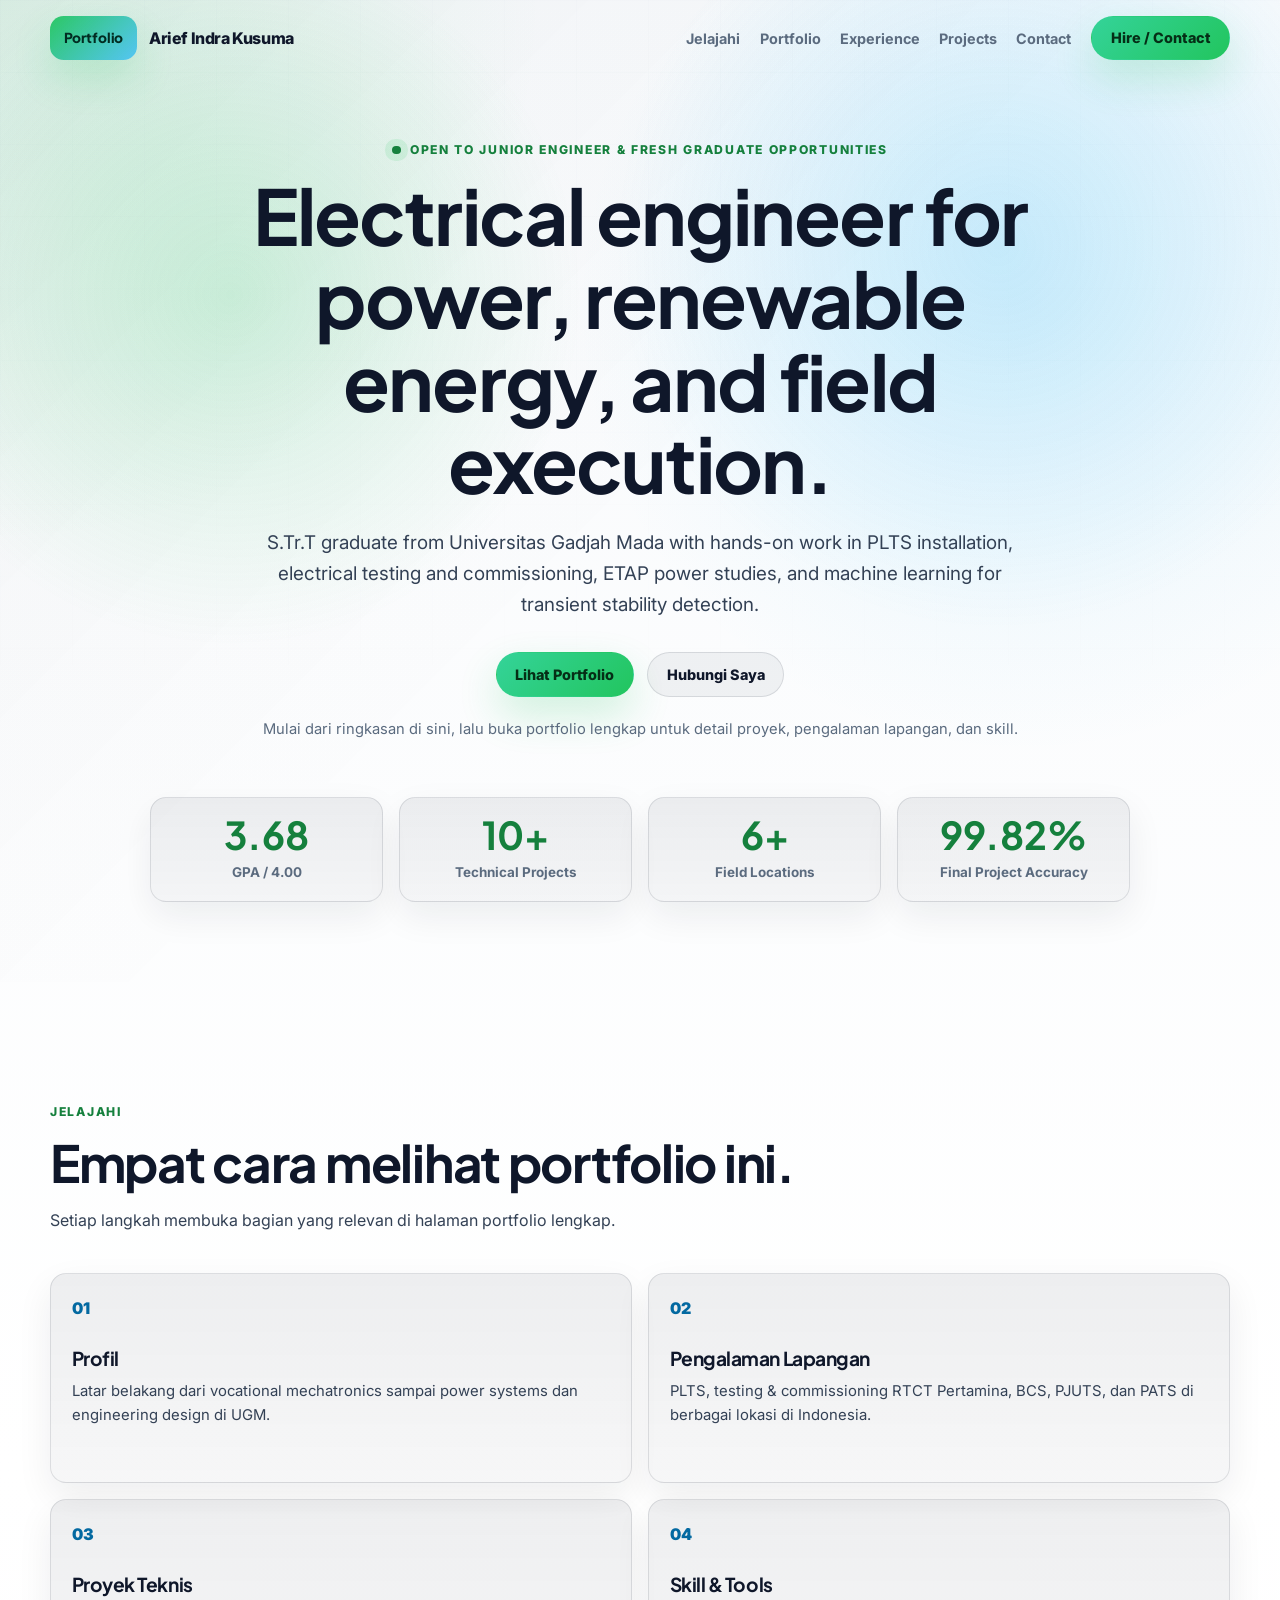
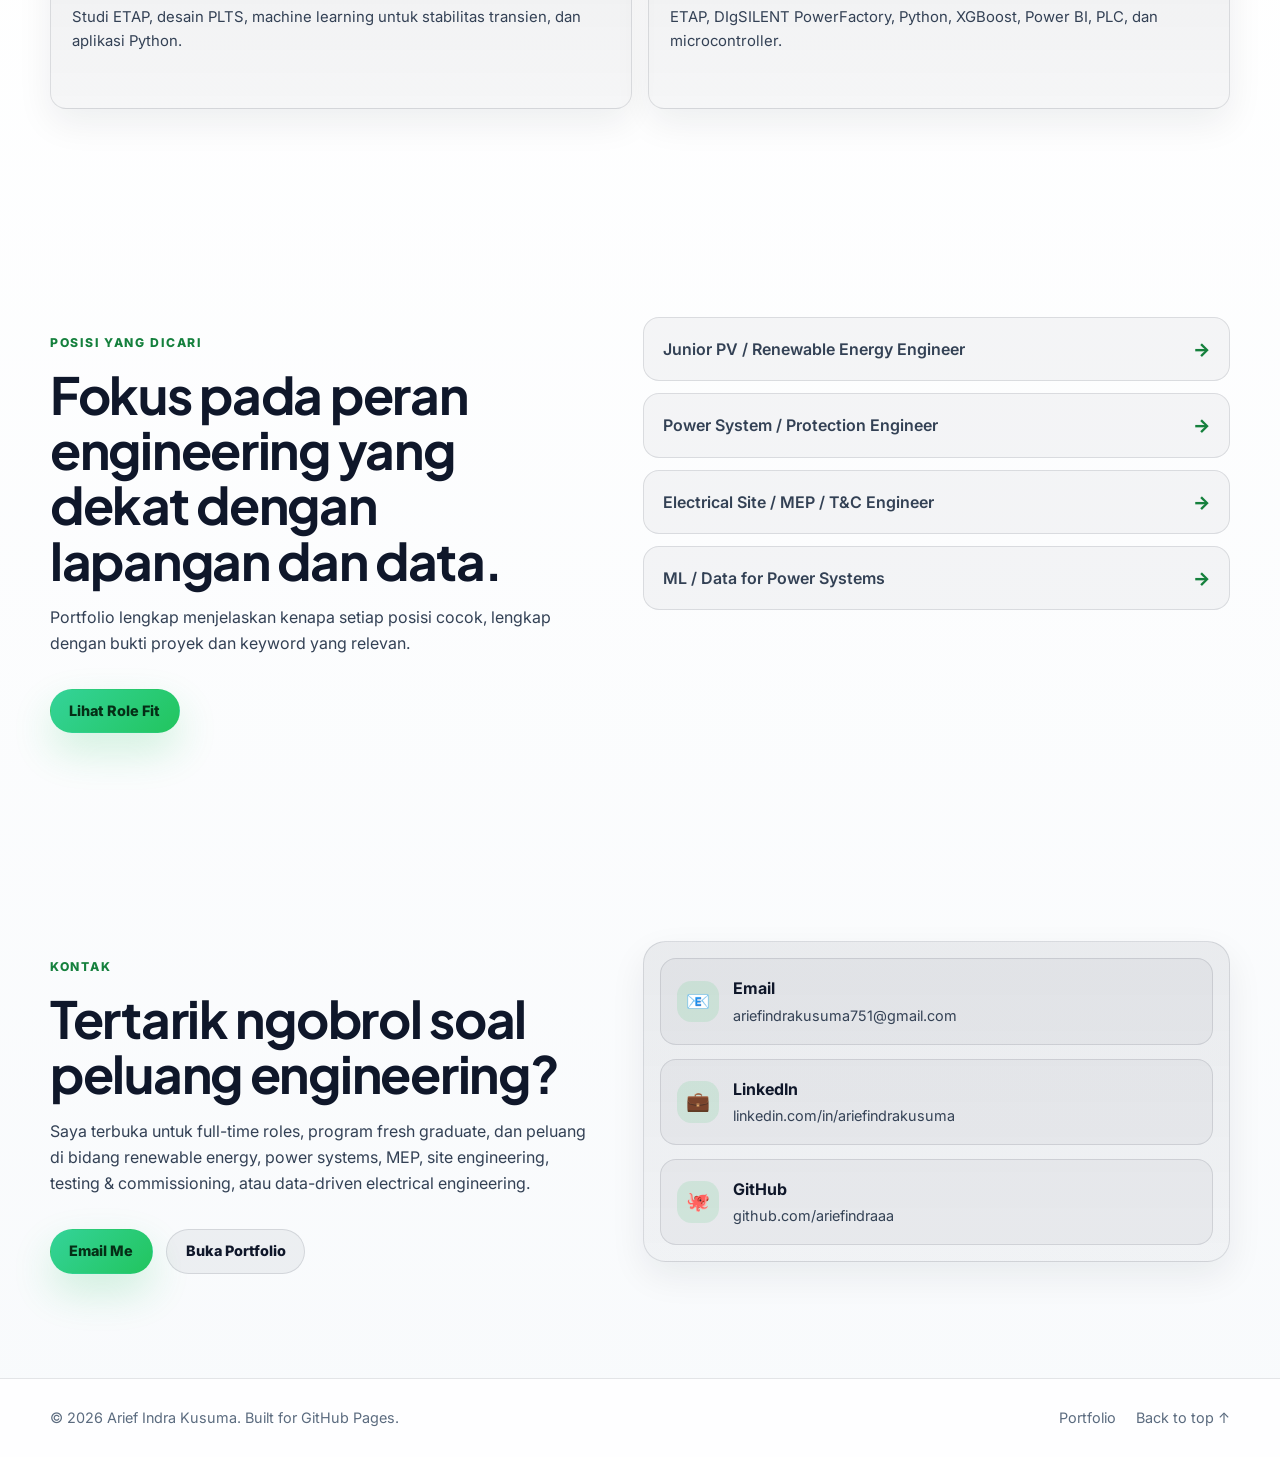
<file: index.html>
<!DOCTYPE html>
<html lang="en">
<head>
  <meta charset="UTF-8" />
  <meta name="viewport" content="width=device-width, initial-scale=1.0, viewport-fit=cover" />
  <meta name="description" content="Arief Indra Kusuma, Electrical Engineering Technology graduate from Universitas Gadjah Mada. Start here, then explore the full portfolio on power systems, renewable energy, field commissioning, and machine learning." />
  <meta name="theme-color" content="#f8fafc" />
  <meta property="og:title" content="Arief Indra Kusuma | Electrical Engineering" />
  <meta property="og:description" content="Power systems, renewable energy EPC, testing & commissioning, and machine learning for electrical engineering." />
  <meta property="og:type" content="website" />
  <title>Arief Indra Kusuma | Electrical Engineering</title>
  <link rel="icon" href="data:image/svg+xml,%3Csvg xmlns='http://www.w3.org/2000/svg' viewBox='0 0 100 100'%3E%3Ctext y='.9em' font-size='88'%3E%E2%9A%A1%3C/text%3E%3C/svg%3E" />
  <link rel="preconnect" href="https://fonts.googleapis.com" />
  <link rel="preconnect" href="https://fonts.gstatic.com" crossorigin />
  <link href="https://fonts.googleapis.com/css2?family=Inter:wght@400;500;600;700;800&family=Plus+Jakarta+Sans:wght@500;600;700;800&display=swap" rel="stylesheet" />
  <link rel="stylesheet" href="style.css" />
</head>
<body>
  <a class="skip-link" href="#main-content">Skip to content</a>

  <header class="site-header" id="siteHeader">
    <nav class="nav" aria-label="Main navigation">
      <a class="brand" href="#home" aria-label="Arief Indra Kusuma home">
        <span class="brand-mark">Portfolio</span>
        <span class="brand-text">Arief Indra Kusuma</span>
      </a>
      <button class="nav-toggle" type="button" aria-label="Open navigation" aria-expanded="false" aria-controls="navMenu">
        <span></span><span></span><span></span>
      </button>
      <ul class="nav-menu" id="navMenu">
        <li><a href="#explore">Jelajahi</a></li>
        <li><a href="portfolio/">Portfolio</a></li>
        <li><a href="portfolio/#experience">Experience</a></li>
        <li><a href="portfolio/#projects">Projects</a></li>
        <li><a href="#contact">Contact</a></li>
      </ul>
      <a class="nav-action" href="mailto:ariefindrakusuma751@gmail.com?subject=Opportunity%20for%20Arief%20Indra%20Kusuma">Hire / Contact</a>
    </nav>
  </header>

  <main id="main-content">
    <section class="hero section hero-landing" id="home" aria-label="Introduction">
      <div class="hero-bg" aria-hidden="true"></div>
      <div class="container">
        <div class="hero-copy hero-copy-center reveal">
          <p class="eyebrow"><span></span>Open to Junior Engineer & Fresh Graduate Opportunities</p>
          <h1>Electrical engineer for power, renewable energy, and field execution.</h1>
          <p class="hero-lead">
            S.Tr.T graduate from Universitas Gadjah Mada with hands-on work in PLTS installation, electrical testing and commissioning, ETAP power studies, and machine learning for transient stability detection.
          </p>
          <div class="hero-actions hero-actions-center">
            <a class="btn btn-primary" href="portfolio/">Lihat Portfolio</a>
            <a class="btn btn-secondary" href="#contact">Hubungi Saya</a>
          </div>
          <p class="hero-note">Mulai dari ringkasan di sini, lalu buka portfolio lengkap untuk detail proyek, pengalaman lapangan, dan skill.</p>
        </div>

        <div class="metric-grid landing-metrics reveal" aria-label="Quick metrics">
          <div class="metric-card">
            <strong>3.68</strong>
            <span>GPA / 4.00</span>
          </div>
          <div class="metric-card">
            <strong>10+</strong>
            <span>Technical Projects</span>
          </div>
          <div class="metric-card">
            <strong>6+</strong>
            <span>Field Locations</span>
          </div>
          <div class="metric-card">
            <strong>99.82%</strong>
            <span>Final Project Accuracy</span>
          </div>
        </div>
      </div>
    </section>

    <section class="section" id="explore" aria-labelledby="explore-title">
      <div class="container">
        <div class="section-head reveal">
          <p class="section-label">Jelajahi</p>
          <h2 id="explore-title">Empat cara melihat portfolio ini.</h2>
          <p>Setiap langkah membuka bagian yang relevan di halaman portfolio lengkap.</p>
        </div>

        <div class="value-grid explore-grid">
          <a class="value-card explore-card reveal" href="portfolio/#profile">
            <span>01</span>
            <h3>Profil</h3>
            <p>Latar belakang dari vocational mechatronics sampai power systems dan engineering design di UGM.</p>
          </a>
          <a class="value-card explore-card reveal" href="portfolio/#experience">
            <span>02</span>
            <h3>Pengalaman Lapangan</h3>
            <p>PLTS, testing & commissioning RTCT Pertamina, BCS, PJUTS, dan PATS di berbagai lokasi di Indonesia.</p>
          </a>
          <a class="value-card explore-card reveal" href="portfolio/#projects">
            <span>03</span>
            <h3>Proyek Teknis</h3>
            <p>Studi ETAP, desain PLTS, machine learning untuk stabilitas transien, dan aplikasi Python.</p>
          </a>
          <a class="value-card explore-card reveal" href="portfolio/#skills">
            <span>04</span>
            <h3>Skill & Tools</h3>
            <p>ETAP, DIgSILENT PowerFactory, Python, XGBoost, Power BI, PLC, dan microcontroller.</p>
          </a>
        </div>
      </div>
    </section>

    <section class="section" id="fit" aria-labelledby="fit-title">
      <div class="container two-col">
        <div class="section-copy reveal">
          <p class="section-label">Posisi yang dicari</p>
          <h2 id="fit-title">Fokus pada peran engineering yang dekat dengan lapangan dan data.</h2>
          <p>Portfolio lengkap menjelaskan kenapa setiap posisi cocok, lengkap dengan bukti proyek dan keyword yang relevan.</p>
          <div class="hero-actions">
            <a class="btn btn-primary" href="portfolio/#career">Lihat Role Fit</a>
          </div>
        </div>
        <ul class="fit-list reveal" aria-label="Role focus">
          <li><span>Junior PV / Renewable Energy Engineer</span><a href="portfolio/#career">→</a></li>
          <li><span>Power System / Protection Engineer</span><a href="portfolio/#career">→</a></li>
          <li><span>Electrical Site / MEP / T&amp;C Engineer</span><a href="portfolio/#career">→</a></li>
          <li><span>ML / Data for Power Systems</span><a href="portfolio/#career">→</a></li>
        </ul>
      </div>
    </section>

    <section class="section contact-section" id="contact" aria-labelledby="contact-title">
      <div class="container contact-grid">
        <div class="section-copy reveal">
          <p class="section-label">Kontak</p>
          <h2 id="contact-title">Tertarik ngobrol soal peluang engineering?</h2>
          <p>
            Saya terbuka untuk full-time roles, program fresh graduate, dan peluang di bidang renewable energy, power systems, MEP, site engineering, testing & commissioning, atau data-driven electrical engineering.
          </p>
          <div class="contact-actions">
            <a class="btn btn-primary" href="mailto:ariefindrakusuma751@gmail.com?subject=Opportunity%20for%20Arief%20Indra%20Kusuma">Email Me</a>
            <a class="btn btn-secondary" href="portfolio/">Buka Portfolio</a>
          </div>
        </div>
        <div class="contact-card reveal">
          <a href="mailto:ariefindrakusuma751@gmail.com">
            <span>📧</span>
            <div><strong>Email</strong><p>ariefindrakusuma751@gmail.com</p></div>
          </a>
          <a href="https://www.linkedin.com/in/ariefindrakusuma/" target="_blank" rel="noreferrer">
            <span>💼</span>
            <div><strong>LinkedIn</strong><p>linkedin.com/in/ariefindrakusuma</p></div>
          </a>
          <a href="https://github.com/ariefindraaa" target="_blank" rel="noreferrer">
            <span>🐙</span>
            <div><strong>GitHub</strong><p>github.com/ariefindraaa</p></div>
          </a>
        </div>
      </div>
    </section>
  </main>

  <footer class="site-footer">
    <div class="container footer-inner">
      <p>© <span id="year"></span> Arief Indra Kusuma. Built for GitHub Pages.</p>
      <div class="footer-links">
        <a href="portfolio/">Portfolio</a>
        <a href="#home">Back to top ↑</a>
      </div>
    </div>
  </footer>

  <button class="back-to-top" type="button" aria-label="Back to top">↑</button>
  <script src="script.js"></script>
</body>
</html>
</file>
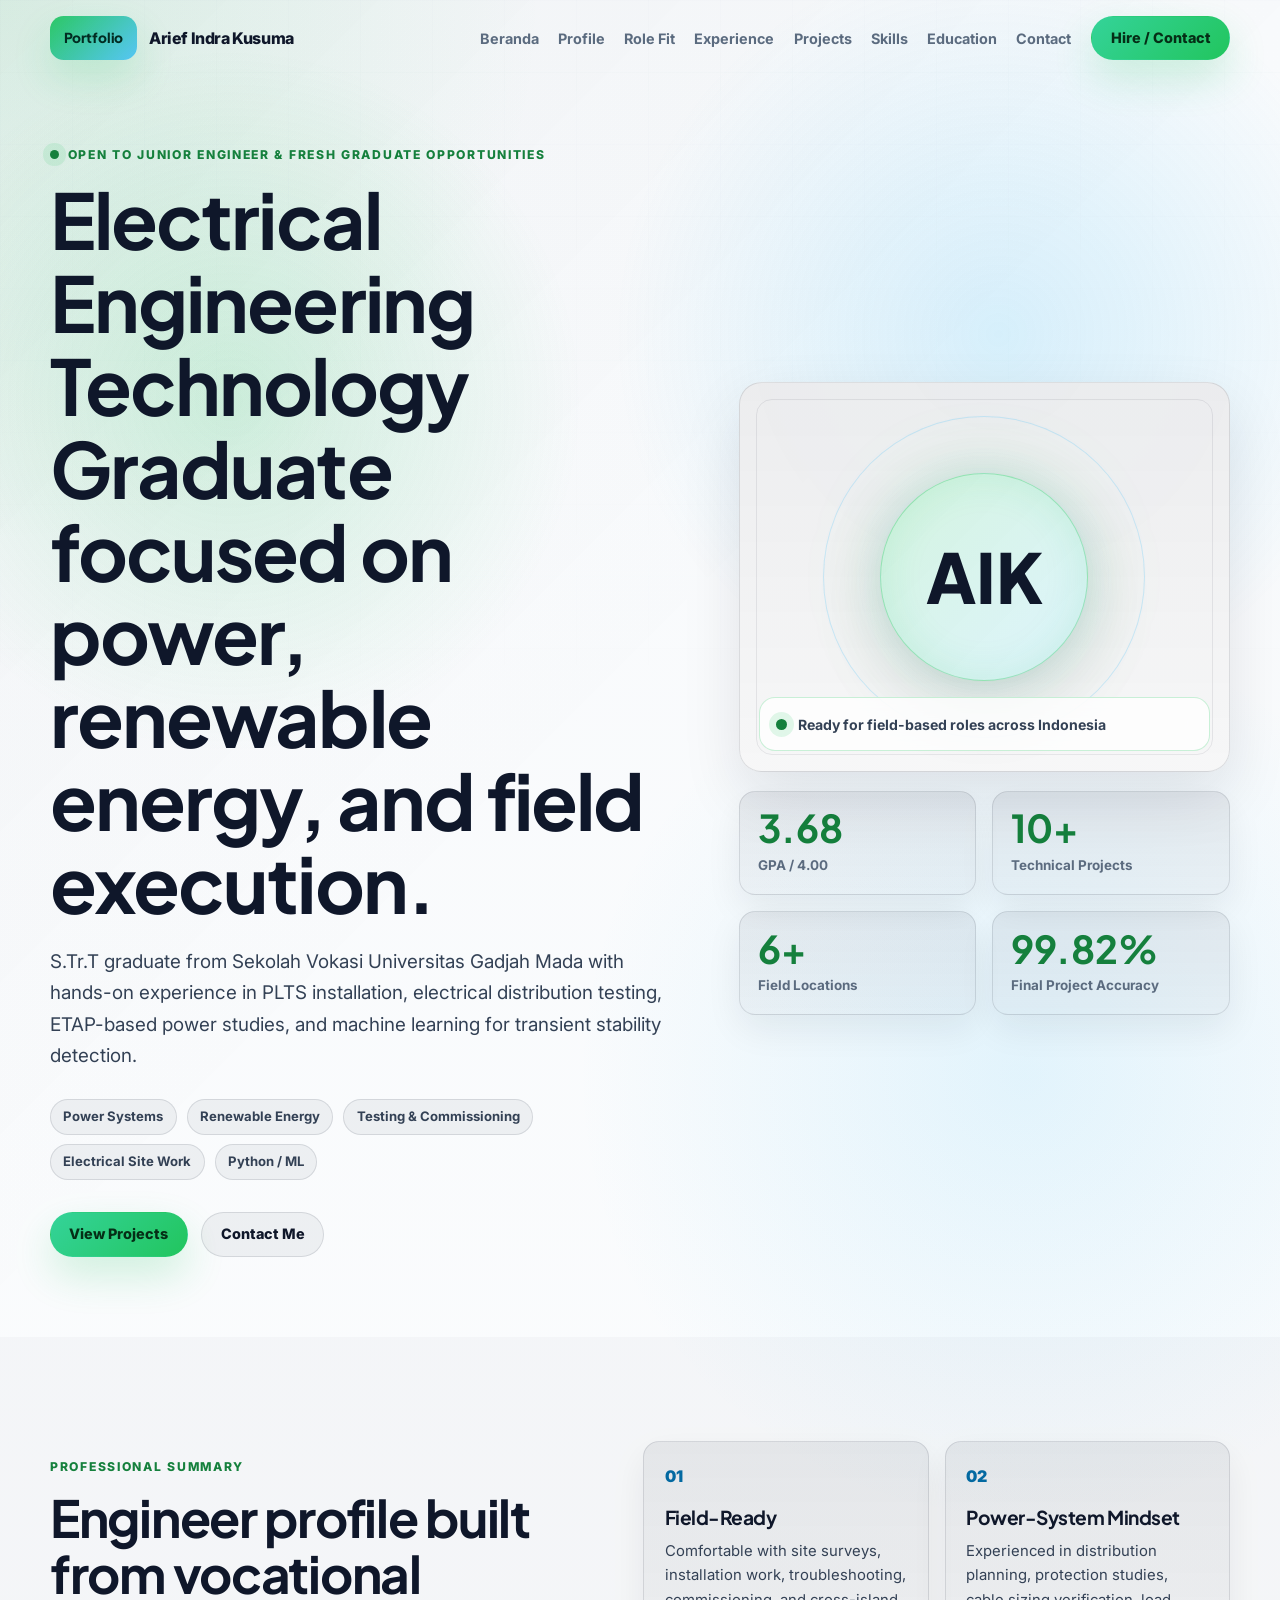
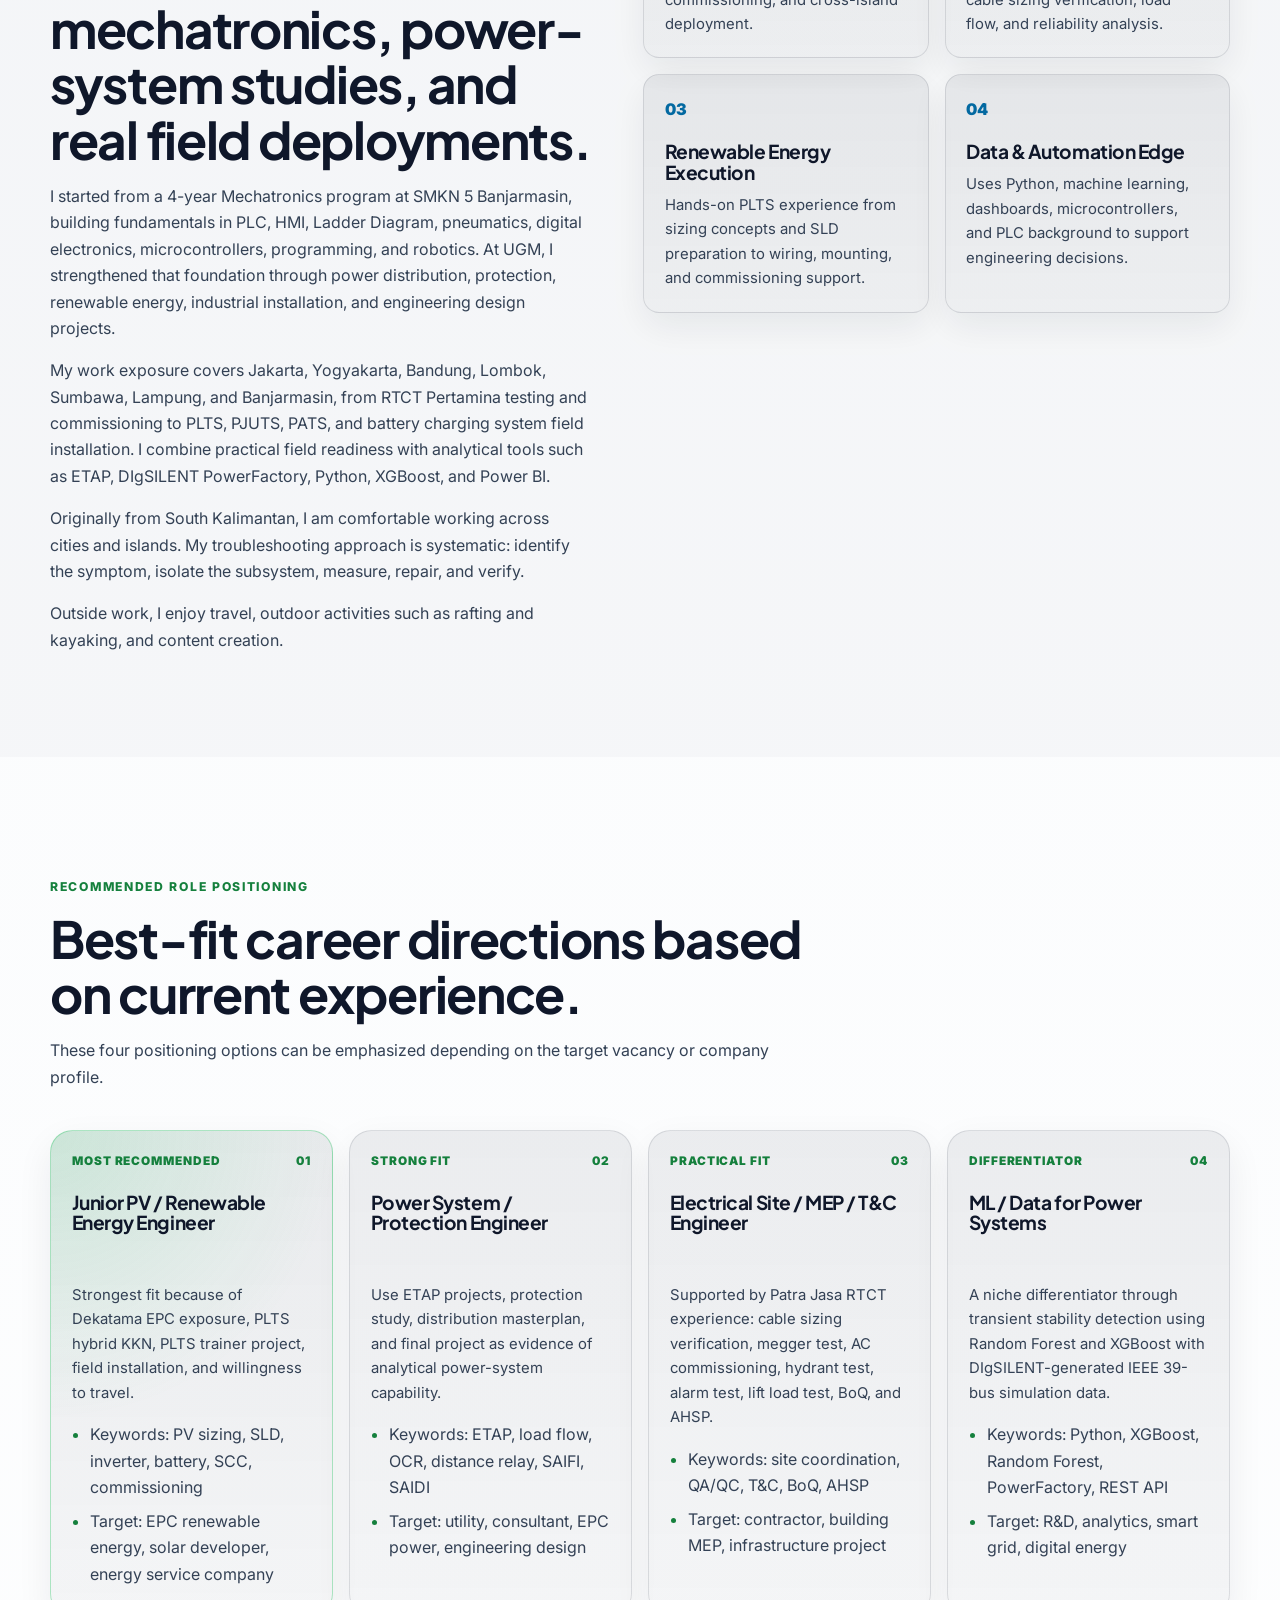
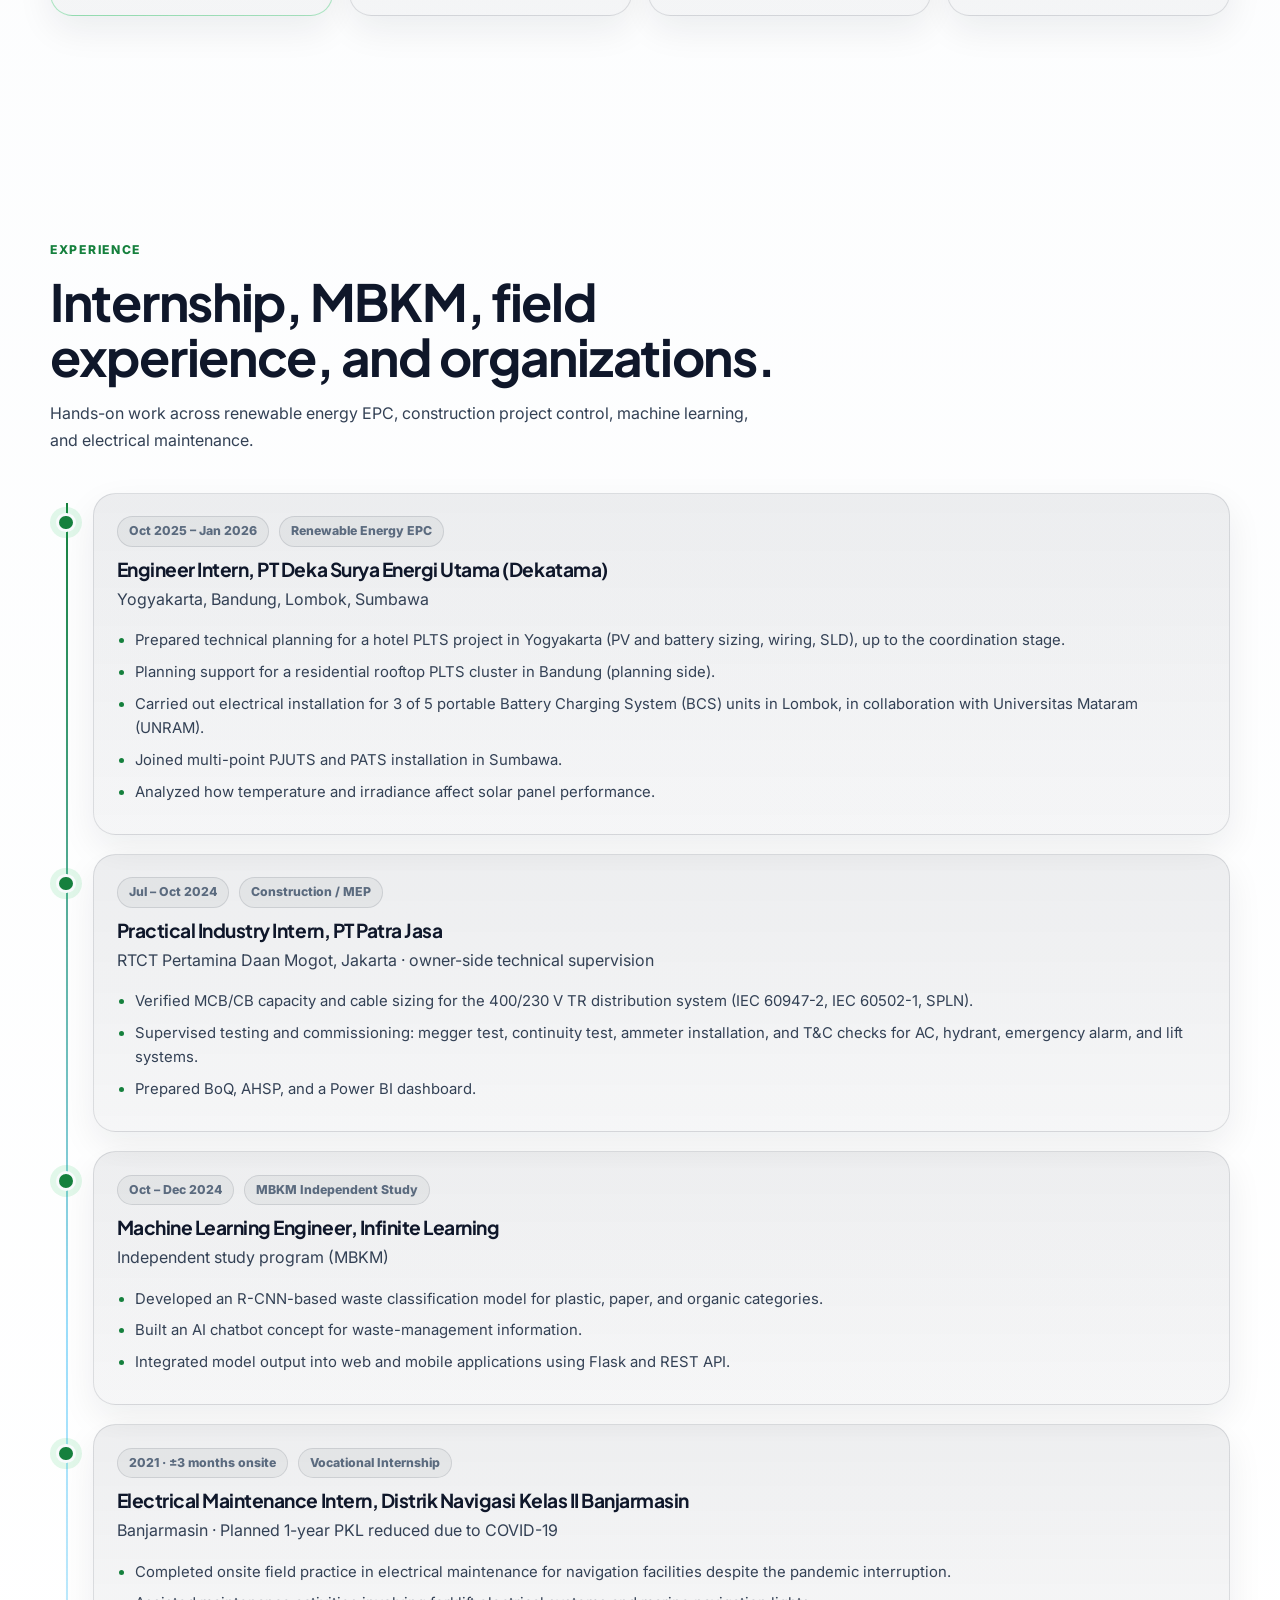
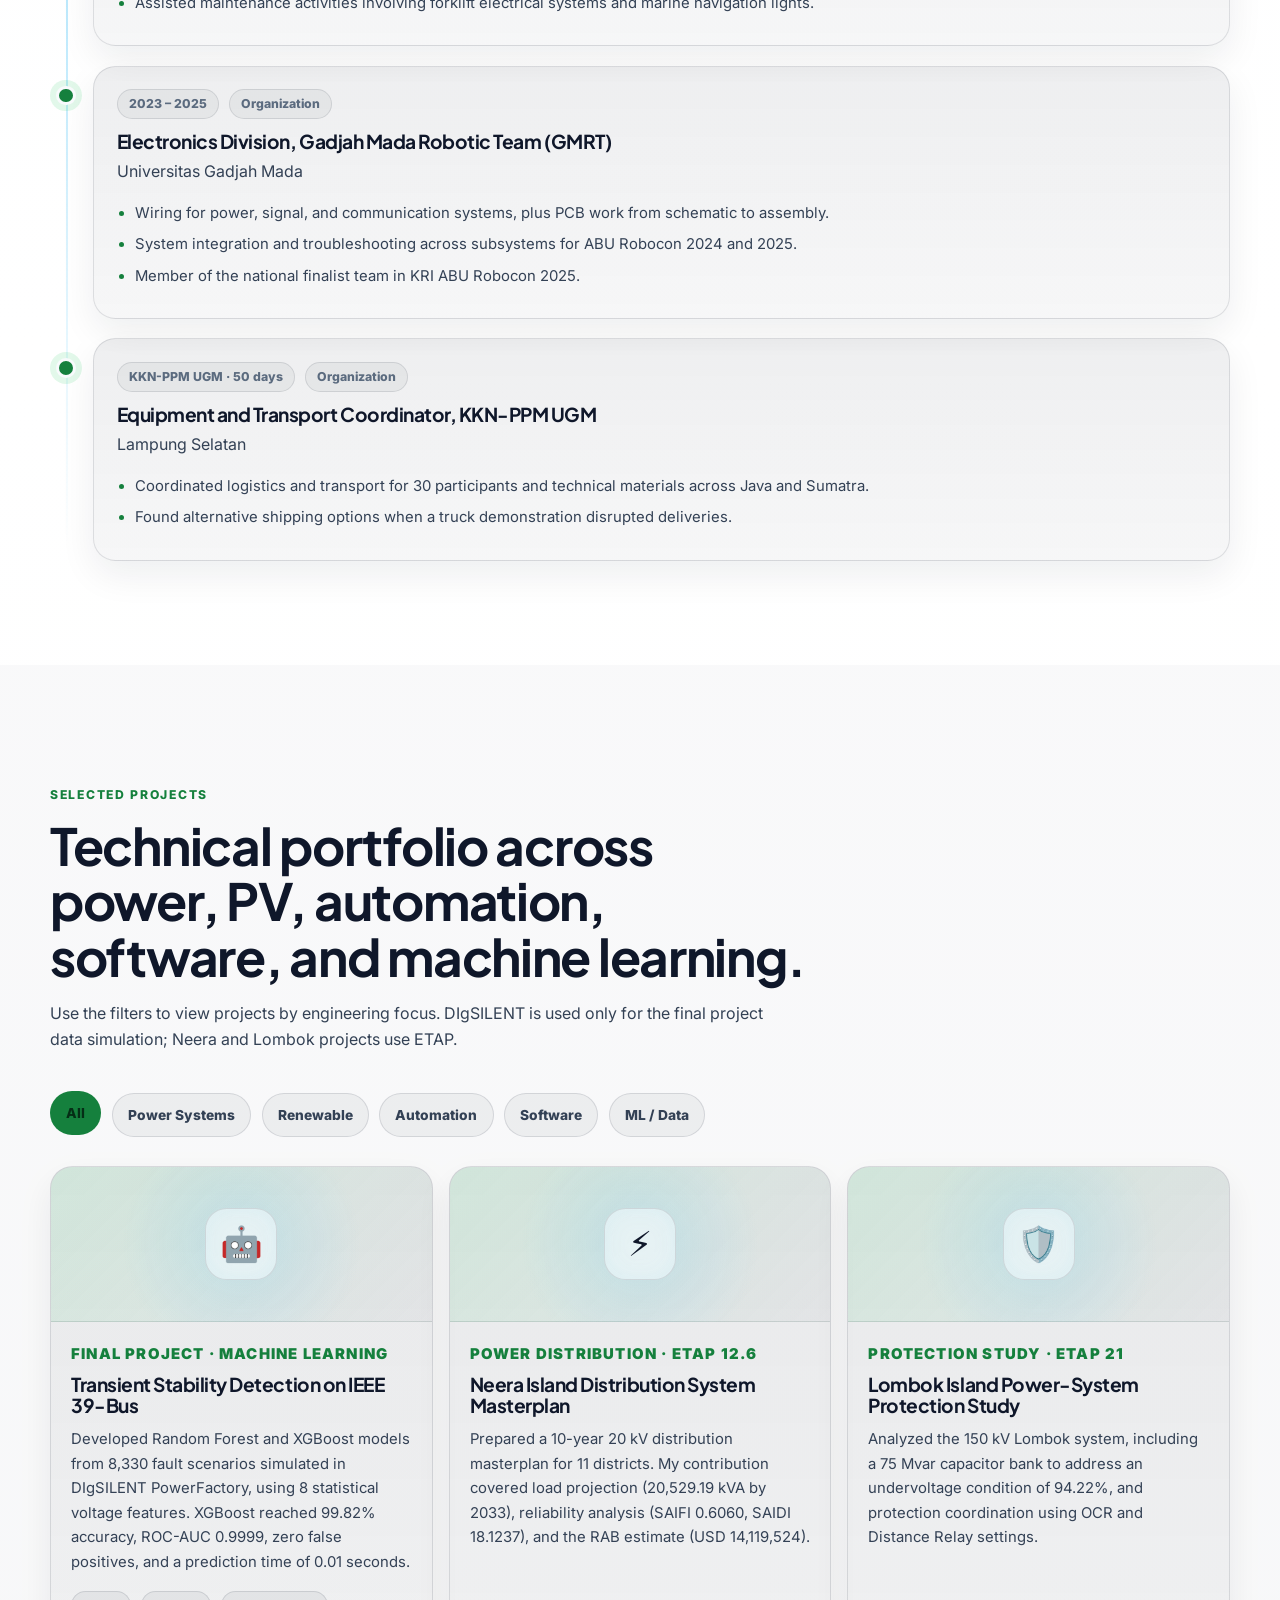
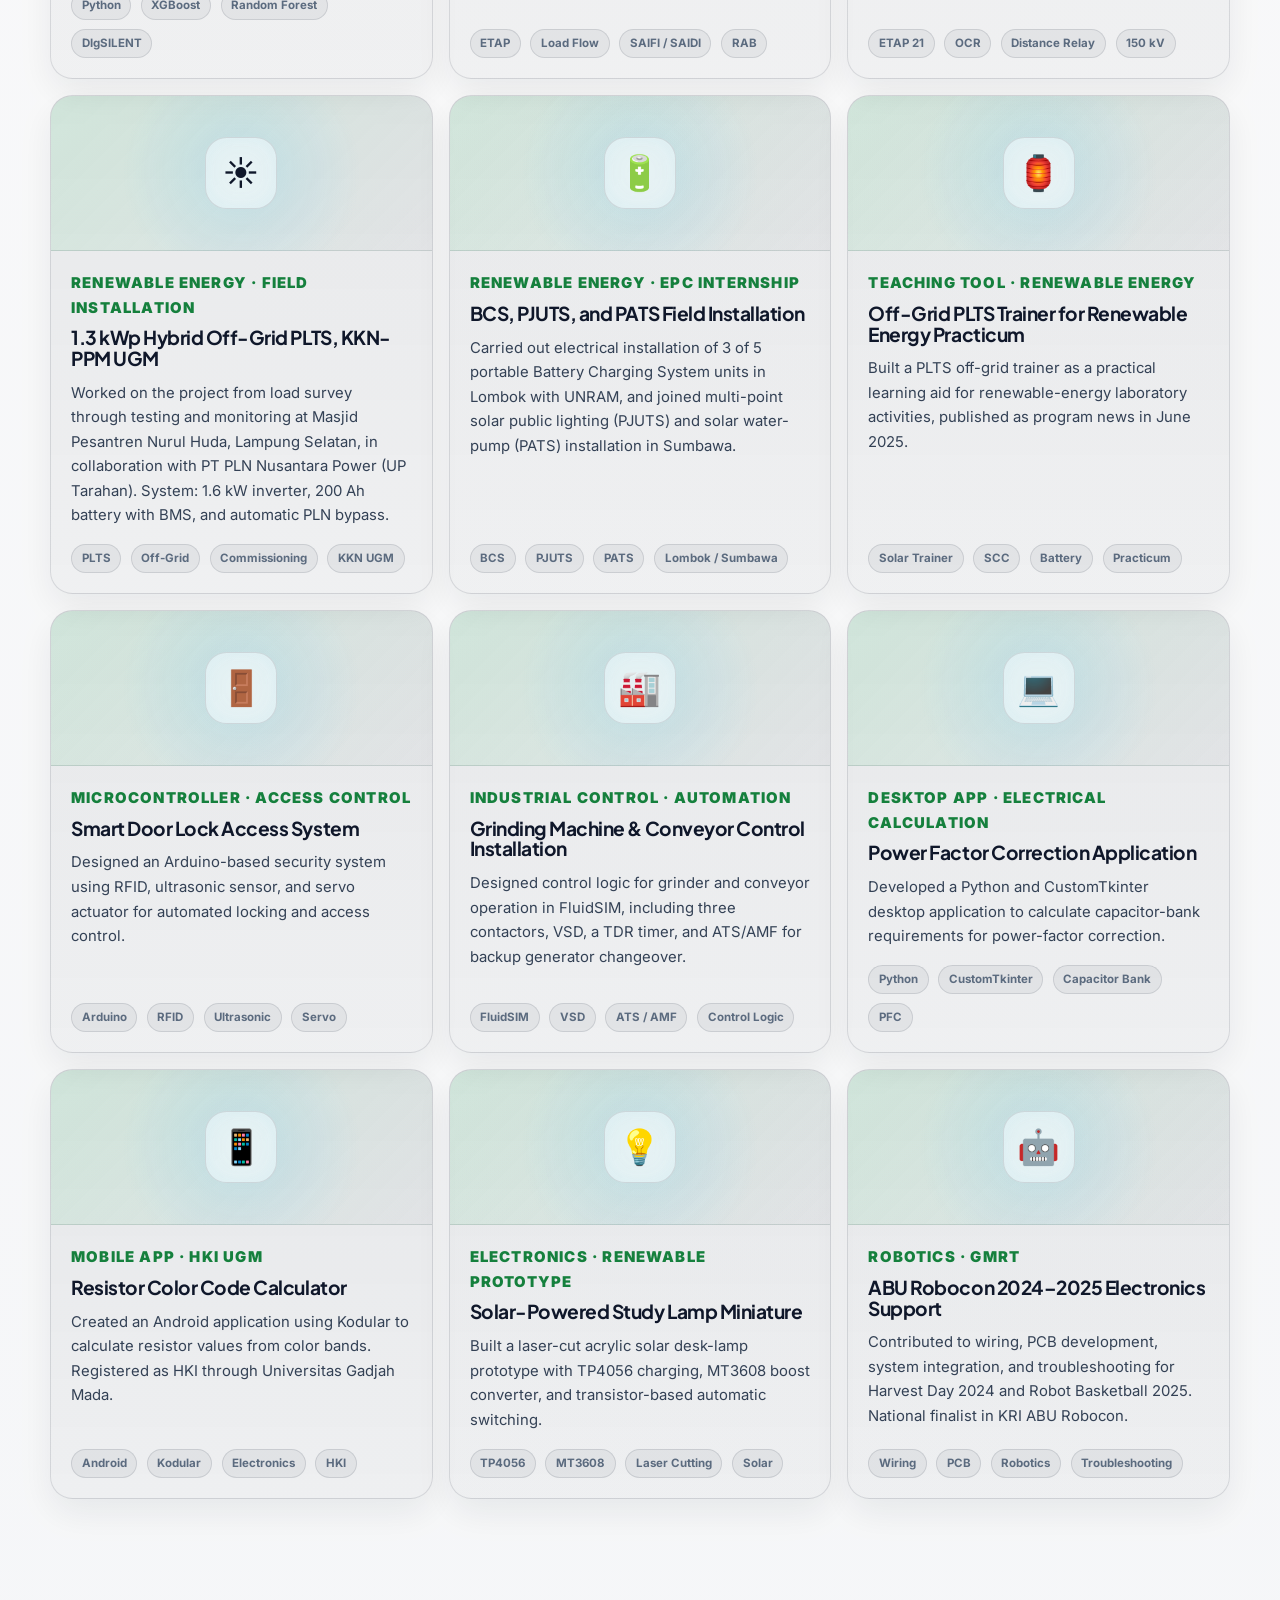
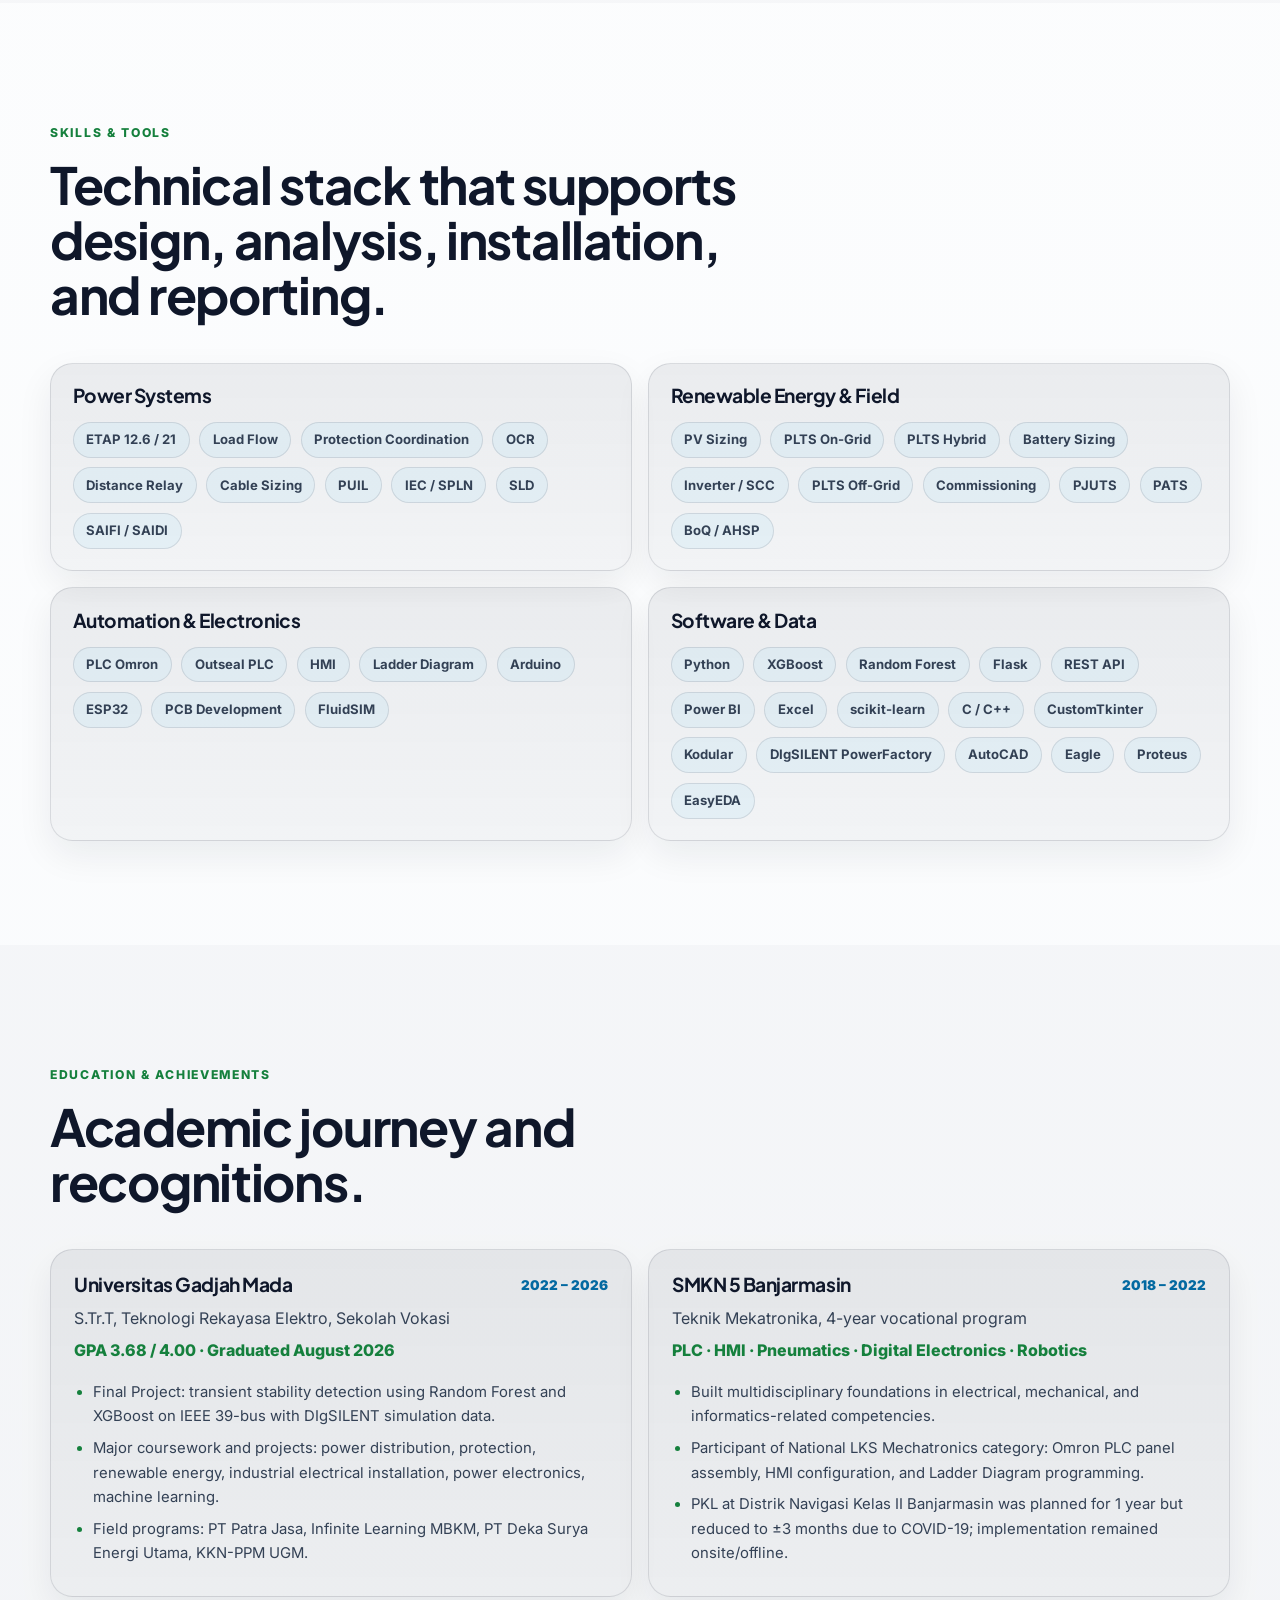
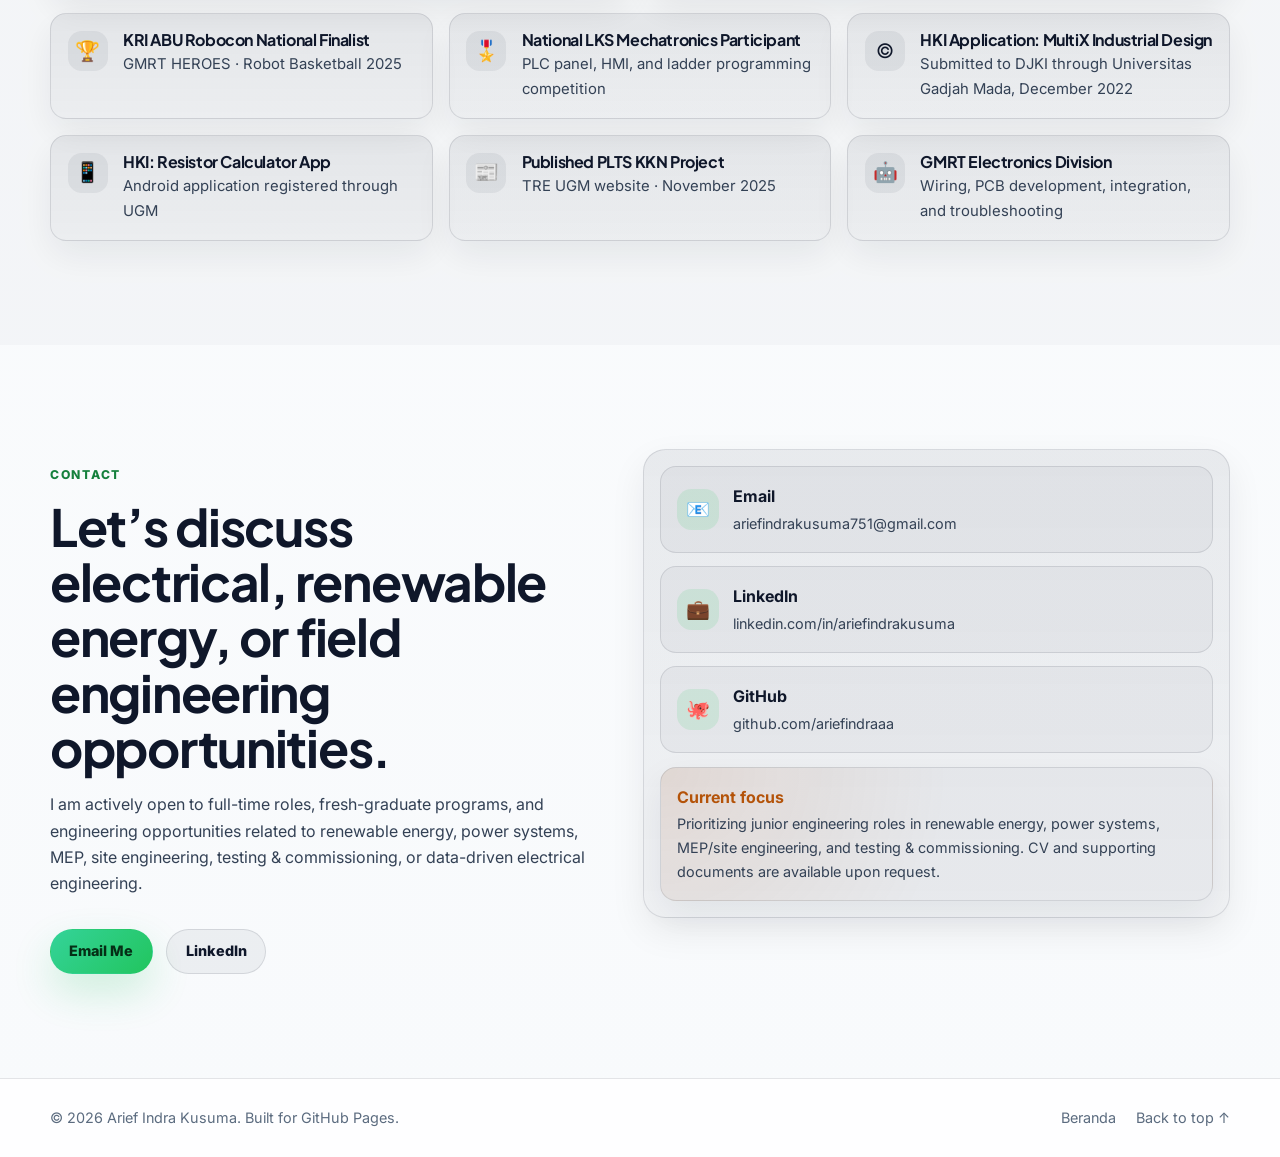
<file: portfolio/index.html>
<!DOCTYPE html>
<html lang="en">
<head>
  <meta charset="UTF-8" />
  <meta name="viewport" content="width=device-width, initial-scale=1.0, viewport-fit=cover" />
  <meta name="description" content="Portfolio of Arief Indra Kusuma, Electrical Engineering Technology graduate from Universitas Gadjah Mada focusing on power systems, renewable energy, field commissioning, and machine learning for power systems." />
  <meta name="theme-color" content="#f8fafc" />
  <meta property="og:title" content="Portfolio | Arief Indra Kusuma" />
  <meta property="og:description" content="Power systems, renewable energy EPC, testing & commissioning, and machine learning for electrical engineering." />
  <meta property="og:type" content="website" />
  <title>Portfolio | Arief Indra Kusuma</title>
  <link rel="icon" href="data:image/svg+xml,%3Csvg xmlns='http://www.w3.org/2000/svg' viewBox='0 0 100 100'%3E%3Ctext y='.9em' font-size='88'%3E%E2%9A%A1%3C/text%3E%3C/svg%3E" />
  <link rel="preconnect" href="https://fonts.googleapis.com" />
  <link rel="preconnect" href="https://fonts.gstatic.com" crossorigin />
  <link href="https://fonts.googleapis.com/css2?family=Inter:wght@400;500;600;700;800&family=Plus+Jakarta+Sans:wght@500;600;700;800&display=swap" rel="stylesheet" />
  <link rel="stylesheet" href="../style.css" />
</head>
<body>
  <a class="skip-link" href="#main-content">Skip to content</a>

  <header class="site-header" id="siteHeader">
    <nav class="nav" aria-label="Main navigation">
      <a class="brand" href="#home" aria-label="Arief Indra Kusuma home">
        <span class="brand-mark">Portfolio</span>
        <span class="brand-text">Arief Indra Kusuma</span>
      </a>
      <button class="nav-toggle" type="button" aria-label="Open navigation" aria-expanded="false" aria-controls="navMenu">
        <span></span><span></span><span></span>
      </button>
      <ul class="nav-menu" id="navMenu">
        <li><a href="../">Beranda</a></li>
        <li><a href="#profile">Profile</a></li>
        <li><a href="#career">Role Fit</a></li>
        <li><a href="#experience">Experience</a></li>
        <li><a href="#projects">Projects</a></li>
        <li><a href="#skills">Skills</a></li>
        <li><a href="#education">Education</a></li>
        <li><a href="#contact">Contact</a></li>
      </ul>
      <a class="nav-action" href="mailto:ariefindrakusuma751@gmail.com?subject=Opportunity%20for%20Arief%20Indra%20Kusuma">Hire / Contact</a>
    </nav>
  </header>

  <main id="main-content">
    <section class="hero section" id="home" aria-label="Introduction">
      <div class="hero-bg" aria-hidden="true"></div>
      <div class="container hero-grid">
        <div class="hero-copy reveal">
          <p class="eyebrow"><span></span>Open to Junior Engineer & Fresh Graduate Opportunities</p>
          <h1>Electrical Engineering Technology Graduate focused on power, renewable energy, and field execution.</h1>
          <p class="hero-lead">
            S.Tr.T graduate from Sekolah Vokasi Universitas Gadjah Mada with hands-on experience in PLTS installation, electrical distribution testing, ETAP-based power studies, and machine learning for transient stability detection.
          </p>
          <div class="hero-pills" aria-label="Core focus areas">
            <span>Power Systems</span>
            <span>Renewable Energy</span>
            <span>Testing & Commissioning</span>
            <span>Electrical Site Work</span>
            <span>Python / ML</span>
          </div>
          <div class="hero-actions">
            <a class="btn btn-primary" href="#projects">View Projects</a>
            <a class="btn btn-secondary" href="#contact">Contact Me</a>
          </div>
        </div>

        <aside class="hero-panel reveal" aria-label="Portfolio highlight">
          <div class="portrait-card">
            <div class="portrait-glow" aria-hidden="true"></div>
            <div class="portrait-initials" aria-label="Arief Indra Kusuma initials">AIK</div>
            <div class="availability-card">
              <span class="status-dot"></span>
              <span>Ready for field-based roles across Indonesia</span>
            </div>
          </div>
          <div class="metric-grid" aria-label="Quick metrics">
            <div class="metric-card">
              <strong>3.68</strong>
              <span>GPA / 4.00</span>
            </div>
            <div class="metric-card">
              <strong>10+</strong>
              <span>Technical Projects</span>
            </div>
            <div class="metric-card">
              <strong>6+</strong>
              <span>Field Locations</span>
            </div>
            <div class="metric-card">
              <strong>99.82%</strong>
              <span>Final Project Accuracy</span>
            </div>
          </div>
        </aside>
      </div>
    </section>

    <section class="section profile-section" id="profile">
      <div class="container two-col">
        <div class="section-copy reveal">
          <p class="section-label">Professional Summary</p>
          <h2>Engineer profile built from vocational mechatronics, power-system studies, and real field deployments.</h2>
          <p>
            I started from a 4-year Mechatronics program at SMKN 5 Banjarmasin, building fundamentals in PLC, HMI, Ladder Diagram, pneumatics, digital electronics, microcontrollers, programming, and robotics. At UGM, I strengthened that foundation through power distribution, protection, renewable energy, industrial installation, and engineering design projects.
          </p>
          <p>
            My work exposure covers Jakarta, Yogyakarta, Bandung, Lombok, Sumbawa, Lampung, and Banjarmasin, from RTCT Pertamina testing and commissioning to PLTS, PJUTS, PATS, and battery charging system field installation. I combine practical field readiness with analytical tools such as ETAP, DIgSILENT PowerFactory, Python, XGBoost, and Power BI.
          </p>
          <p>
            Originally from South Kalimantan, I am comfortable working across cities and islands. My troubleshooting approach is systematic: identify the symptom, isolate the subsystem, measure, repair, and verify.
          </p>
          <p>
            Outside work, I enjoy travel, outdoor activities such as rafting and kayaking, and content creation.
          </p>
        </div>
        <div class="value-grid reveal">
          <article class="value-card">
            <span>01</span>
            <h3>Field-Ready</h3>
            <p>Comfortable with site surveys, installation work, troubleshooting, commissioning, and cross-island deployment.</p>
          </article>
          <article class="value-card">
            <span>02</span>
            <h3>Power-System Mindset</h3>
            <p>Experienced in distribution planning, protection studies, cable sizing verification, load flow, and reliability analysis.</p>
          </article>
          <article class="value-card">
            <span>03</span>
            <h3>Renewable Energy Execution</h3>
            <p>Hands-on PLTS experience from sizing concepts and SLD preparation to wiring, mounting, and commissioning support.</p>
          </article>
          <article class="value-card">
            <span>04</span>
            <h3>Data & Automation Edge</h3>
            <p>Uses Python, machine learning, dashboards, microcontrollers, and PLC background to support engineering decisions.</p>
          </article>
        </div>
      </div>
    </section>

    <section class="section" id="career">
      <div class="container">
        <div class="section-head reveal">
          <p class="section-label">Recommended Role Positioning</p>
          <h2>Best-fit career directions based on current experience.</h2>
          <p>These four positioning options can be emphasized depending on the target vacancy or company profile.</p>
        </div>
        <div class="role-grid">
          <article class="role-card recommended reveal">
            <div class="role-topline"><span>Most Recommended</span><span>01</span></div>
            <h3>Junior PV / Renewable Energy Engineer</h3>
            <p>Strongest fit because of Dekatama EPC exposure, PLTS hybrid KKN, PLTS trainer project, field installation, and willingness to travel.</p>
            <ul>
              <li>Keywords: PV sizing, SLD, inverter, battery, SCC, commissioning</li>
              <li>Target: EPC renewable energy, solar developer, energy service company</li>
            </ul>
          </article>
          <article class="role-card reveal">
            <div class="role-topline"><span>Strong Fit</span><span>02</span></div>
            <h3>Power System / Protection Engineer</h3>
            <p>Use ETAP projects, protection study, distribution masterplan, and final project as evidence of analytical power-system capability.</p>
            <ul>
              <li>Keywords: ETAP, load flow, OCR, distance relay, SAIFI, SAIDI</li>
              <li>Target: utility, consultant, EPC power, engineering design</li>
            </ul>
          </article>
          <article class="role-card reveal">
            <div class="role-topline"><span>Practical Fit</span><span>03</span></div>
            <h3>Electrical Site / MEP / T&C Engineer</h3>
            <p>Supported by Patra Jasa RTCT experience: cable sizing verification, megger test, AC commissioning, hydrant test, alarm test, lift load test, BoQ, and AHSP.</p>
            <ul>
              <li>Keywords: site coordination, QA/QC, T&C, BoQ, AHSP</li>
              <li>Target: contractor, building MEP, infrastructure project</li>
            </ul>
          </article>
          <article class="role-card reveal">
            <div class="role-topline"><span>Differentiator</span><span>04</span></div>
            <h3>ML / Data for Power Systems</h3>
            <p>A niche differentiator through transient stability detection using Random Forest and XGBoost with DIgSILENT-generated IEEE 39-bus simulation data.</p>
            <ul>
              <li>Keywords: Python, XGBoost, Random Forest, PowerFactory, REST API</li>
              <li>Target: R&D, analytics, smart grid, digital energy</li>
            </ul>
          </article>
        </div>
      </div>
    </section>

    <section class="section experience-section" id="experience">
      <div class="container">
        <div class="section-head reveal">
          <p class="section-label">Experience</p>
          <h2>Internship, MBKM, field experience, and organizations.</h2>
          <p>Hands-on work across renewable energy EPC, construction project control, machine learning, and electrical maintenance.</p>
        </div>
        <div class="timeline">
          <article class="timeline-item reveal">
            <div class="timeline-marker" aria-hidden="true"></div>
            <div class="timeline-content">
              <div class="timeline-meta"><span>Oct 2025 – Jan 2026</span><span>Renewable Energy EPC</span></div>
              <h3>Engineer Intern, PT Deka Surya Energi Utama (Dekatama)</h3>
              <p class="timeline-place">Yogyakarta, Bandung, Lombok, Sumbawa</p>
              <ul>
                <li>Prepared technical planning for a hotel PLTS project in Yogyakarta (PV and battery sizing, wiring, SLD), up to the coordination stage.</li>
                <li>Planning support for a residential rooftop PLTS cluster in Bandung (planning side).</li>
                <li>Carried out electrical installation for 3 of 5 portable Battery Charging System (BCS) units in Lombok, in collaboration with Universitas Mataram (UNRAM).</li>
                <li>Joined multi-point PJUTS and PATS installation in Sumbawa.</li>
                <li>Analyzed how temperature and irradiance affect solar panel performance.</li>
              </ul>
            </div>
          </article>

          <article class="timeline-item reveal">
            <div class="timeline-marker" aria-hidden="true"></div>
            <div class="timeline-content">
              <div class="timeline-meta"><span>Jul – Oct 2024</span><span>Construction / MEP</span></div>
              <h3>Practical Industry Intern, PT Patra Jasa</h3>
              <p class="timeline-place">RTCT Pertamina Daan Mogot, Jakarta · owner-side technical supervision</p>
              <ul>
                <li>Verified MCB/CB capacity and cable sizing for the 400/230 V TR distribution system (IEC 60947-2, IEC 60502-1, SPLN).</li>
                <li>Supervised testing and commissioning: megger test, continuity test, ammeter installation, and T&amp;C checks for AC, hydrant, emergency alarm, and lift systems.</li>
                <li>Prepared BoQ, AHSP, and a Power BI dashboard.</li>
              </ul>
            </div>
          </article>

          <article class="timeline-item reveal">
            <div class="timeline-marker" aria-hidden="true"></div>
            <div class="timeline-content">
              <div class="timeline-meta"><span>Oct – Dec 2024</span><span>MBKM Independent Study</span></div>
              <h3>Machine Learning Engineer, Infinite Learning</h3>
              <p class="timeline-place">Independent study program (MBKM)</p>
              <ul>
                <li>Developed an R-CNN-based waste classification model for plastic, paper, and organic categories.</li>
                <li>Built an AI chatbot concept for waste-management information.</li>
                <li>Integrated model output into web and mobile applications using Flask and REST API.</li>
              </ul>
            </div>
          </article>

          <article class="timeline-item reveal">
            <div class="timeline-marker" aria-hidden="true"></div>
            <div class="timeline-content">
              <div class="timeline-meta"><span>2021 · ±3 months onsite</span><span>Vocational Internship</span></div>
              <h3>Electrical Maintenance Intern, Distrik Navigasi Kelas II Banjarmasin</h3>
              <p class="timeline-place">Banjarmasin · Planned 1-year PKL reduced due to COVID-19</p>
              <ul>
                <li>Completed onsite field practice in electrical maintenance for navigation facilities despite the pandemic interruption.</li>
                <li>Assisted maintenance activities involving forklift electrical systems and marine navigation lights.</li>
              </ul>
            </div>
          </article>

          <article class="timeline-item reveal">
            <div class="timeline-marker" aria-hidden="true"></div>
            <div class="timeline-content">
              <div class="timeline-meta"><span>2023 – 2025</span><span>Organization</span></div>
              <h3>Electronics Division, Gadjah Mada Robotic Team (GMRT)</h3>
              <p class="timeline-place">Universitas Gadjah Mada</p>
              <ul>
                <li>Wiring for power, signal, and communication systems, plus PCB work from schematic to assembly.</li>
                <li>System integration and troubleshooting across subsystems for ABU Robocon 2024 and 2025.</li>
                <li>Member of the national finalist team in KRI ABU Robocon 2025.</li>
              </ul>
            </div>
          </article>

          <article class="timeline-item reveal">
            <div class="timeline-marker" aria-hidden="true"></div>
            <div class="timeline-content">
              <div class="timeline-meta"><span>KKN-PPM UGM · 50 days</span><span>Organization</span></div>
              <h3>Equipment and Transport Coordinator, KKN-PPM UGM</h3>
              <p class="timeline-place">Lampung Selatan</p>
              <ul>
                <li>Coordinated logistics and transport for 30 participants and technical materials across Java and Sumatra.</li>
                <li>Found alternative shipping options when a truck demonstration disrupted deliveries.</li>
              </ul>
            </div>
          </article>
        </div>
      </div>
    </section>

    <section class="section projects-section" id="projects">
      <div class="container">
        <div class="section-head reveal">
          <p class="section-label">Selected Projects</p>
          <h2>Technical portfolio across power, PV, automation, software, and machine learning.</h2>
          <p>Use the filters to view projects by engineering focus. DIgSILENT is used only for the final project data simulation; Neera and Lombok projects use ETAP.</p>
        </div>
        <div class="filter-bar reveal" aria-label="Project filters">
          <button class="filter-btn active" type="button" data-filter="all">All</button>
          <button class="filter-btn" type="button" data-filter="power">Power Systems</button>
          <button class="filter-btn" type="button" data-filter="renewable">Renewable</button>
          <button class="filter-btn" type="button" data-filter="automation">Automation</button>
          <button class="filter-btn" type="button" data-filter="software">Software</button>
          <button class="filter-btn" type="button" data-filter="ml">ML / Data</button>
        </div>

        <div class="project-grid">
          <article class="project-card reveal" data-category="ml power software">
            <div class="project-visual"><span>🤖</span></div>
            <div class="project-content">
              <p class="project-type">Final Project · Machine Learning</p>
              <h3>Transient Stability Detection on IEEE 39-Bus</h3>
              <p>Developed Random Forest and XGBoost models from 8,330 fault scenarios simulated in DIgSILENT PowerFactory, using 8 statistical voltage features. XGBoost reached 99.82% accuracy, ROC-AUC 0.9999, zero false positives, and a prediction time of 0.01 seconds.</p>
              <div class="tag-list"><span>Python</span><span>XGBoost</span><span>Random Forest</span><span>DIgSILENT</span></div>
            </div>
          </article>

          <article class="project-card reveal" data-category="power">
            <div class="project-visual"><span>⚡</span></div>
            <div class="project-content">
              <p class="project-type">Power Distribution · ETAP 12.6</p>
              <h3>Neera Island Distribution System Masterplan</h3>
              <p>Prepared a 10-year 20 kV distribution masterplan for 11 districts. My contribution covered load projection (20,529.19 kVA by 2033), reliability analysis (SAIFI 0.6060, SAIDI 18.1237), and the RAB estimate (USD 14,119,524).</p>
              <div class="tag-list"><span>ETAP</span><span>Load Flow</span><span>SAIFI / SAIDI</span><span>RAB</span></div>
            </div>
          </article>

          <article class="project-card reveal" data-category="power">
            <div class="project-visual"><span>🛡️</span></div>
            <div class="project-content">
              <p class="project-type">Protection Study · ETAP 21</p>
              <h3>Lombok Island Power-System Protection Study</h3>
              <p>Analyzed the 150 kV Lombok system, including a 75 Mvar capacitor bank to address an undervoltage condition of 94.22%, and protection coordination using OCR and Distance Relay settings.</p>
              <div class="tag-list"><span>ETAP 21</span><span>OCR</span><span>Distance Relay</span><span>150 kV</span></div>
            </div>
          </article>

          <article class="project-card reveal" data-category="renewable power">
            <div class="project-visual"><span>☀️</span></div>
            <div class="project-content">
              <p class="project-type">Renewable Energy · Field Installation</p>
              <h3>1.3 kWp Hybrid Off-Grid PLTS, KKN-PPM UGM</h3>
              <p>Worked on the project from load survey through testing and monitoring at Masjid Pesantren Nurul Huda, Lampung Selatan, in collaboration with PT PLN Nusantara Power (UP Tarahan). System: 1.6 kW inverter, 200 Ah battery with BMS, and automatic PLN bypass.</p>
              <div class="tag-list"><span>PLTS</span><span>Off-Grid</span><span>Commissioning</span><span>KKN UGM</span></div>
            </div>
          </article>

          <article class="project-card reveal" data-category="renewable">
            <div class="project-visual"><span>🔋</span></div>
            <div class="project-content">
              <p class="project-type">Renewable Energy · EPC Internship</p>
              <h3>BCS, PJUTS, and PATS Field Installation</h3>
              <p>Carried out electrical installation of 3 of 5 portable Battery Charging System units in Lombok with UNRAM, and joined multi-point solar public lighting (PJUTS) and solar water-pump (PATS) installation in Sumbawa.</p>
              <div class="tag-list"><span>BCS</span><span>PJUTS</span><span>PATS</span><span>Lombok / Sumbawa</span></div>
            </div>
          </article>

          <article class="project-card reveal" data-category="renewable automation">
            <div class="project-visual"><span>🏮</span></div>
            <div class="project-content">
              <p class="project-type">Teaching Tool · Renewable Energy</p>
              <h3>Off-Grid PLTS Trainer for Renewable Energy Practicum</h3>
              <p>Built a PLTS off-grid trainer as a practical learning aid for renewable-energy laboratory activities, published as program news in June 2025.</p>
              <div class="tag-list"><span>Solar Trainer</span><span>SCC</span><span>Battery</span><span>Practicum</span></div>
            </div>
          </article>

          <article class="project-card reveal" data-category="automation">
            <div class="project-visual"><span>🚪</span></div>
            <div class="project-content">
              <p class="project-type">Microcontroller · Access Control</p>
              <h3>Smart Door Lock Access System</h3>
              <p>Designed an Arduino-based security system using RFID, ultrasonic sensor, and servo actuator for automated locking and access control.</p>
              <div class="tag-list"><span>Arduino</span><span>RFID</span><span>Ultrasonic</span><span>Servo</span></div>
            </div>
          </article>

          <article class="project-card reveal" data-category="automation power">
            <div class="project-visual"><span>🏭</span></div>
            <div class="project-content">
              <p class="project-type">Industrial Control · Automation</p>
              <h3>Grinding Machine & Conveyor Control Installation</h3>
              <p>Designed control logic for grinder and conveyor operation in FluidSIM, including three contactors, VSD, a TDR timer, and ATS/AMF for backup generator changeover.</p>
              <div class="tag-list"><span>FluidSIM</span><span>VSD</span><span>ATS / AMF</span><span>Control Logic</span></div>
            </div>
          </article>

          <article class="project-card reveal" data-category="software power">
            <div class="project-visual"><span>💻</span></div>
            <div class="project-content">
              <p class="project-type">Desktop App · Electrical Calculation</p>
              <h3>Power Factor Correction Application</h3>
              <p>Developed a Python and CustomTkinter desktop application to calculate capacitor-bank requirements for power-factor correction.</p>
              <div class="tag-list"><span>Python</span><span>CustomTkinter</span><span>Capacitor Bank</span><span>PFC</span></div>
            </div>
          </article>

          <article class="project-card reveal" data-category="software automation">
            <div class="project-visual"><span>📱</span></div>
            <div class="project-content">
              <p class="project-type">Mobile App · HKI UGM</p>
              <h3>Resistor Color Code Calculator</h3>
              <p>Created an Android application using Kodular to calculate resistor values from color bands. Registered as HKI through Universitas Gadjah Mada.</p>
              <div class="tag-list"><span>Android</span><span>Kodular</span><span>Electronics</span><span>HKI</span></div>
            </div>
          </article>

          <article class="project-card reveal" data-category="renewable automation">
            <div class="project-visual"><span>💡</span></div>
            <div class="project-content">
              <p class="project-type">Electronics · Renewable Prototype</p>
              <h3>Solar-Powered Study Lamp Miniature</h3>
              <p>Built a laser-cut acrylic solar desk-lamp prototype with TP4056 charging, MT3608 boost converter, and transistor-based automatic switching.</p>
              <div class="tag-list"><span>TP4056</span><span>MT3608</span><span>Laser Cutting</span><span>Solar</span></div>
            </div>
          </article>

          <article class="project-card reveal" data-category="automation power">
            <div class="project-visual"><span>🤖</span></div>
            <div class="project-content">
              <p class="project-type">Robotics · GMRT</p>
              <h3>ABU Robocon 2024–2025 Electronics Support</h3>
              <p>Contributed to wiring, PCB development, system integration, and troubleshooting for Harvest Day 2024 and Robot Basketball 2025. National finalist in KRI ABU Robocon.</p>
              <div class="tag-list"><span>Wiring</span><span>PCB</span><span>Robotics</span><span>Troubleshooting</span></div>
            </div>
          </article>
        </div>
      </div>
    </section>

    <section class="section skills-section" id="skills">
      <div class="container">
        <div class="section-head reveal">
          <p class="section-label">Skills & Tools</p>
          <h2>Technical stack that supports design, analysis, installation, and reporting.</h2>
        </div>
        <div class="skills-layout">
          <article class="skill-group reveal">
            <h3>Power Systems</h3>
            <div class="skill-tags">
              <span>ETAP 12.6 / 21</span><span>Load Flow</span><span>Protection Coordination</span><span>OCR</span><span>Distance Relay</span><span>Cable Sizing</span><span>PUIL</span><span>IEC / SPLN</span><span>SLD</span><span>SAIFI / SAIDI</span>
            </div>
          </article>
          <article class="skill-group reveal">
            <h3>Renewable Energy & Field</h3>
            <div class="skill-tags">
              <span>PV Sizing</span><span>PLTS On-Grid</span><span>PLTS Hybrid</span><span>Battery Sizing</span><span>Inverter / SCC</span><span>PLTS Off-Grid</span><span>Commissioning</span><span>PJUTS</span><span>PATS</span><span>BoQ / AHSP</span>
            </div>
          </article>
          <article class="skill-group reveal">
            <h3>Automation & Electronics</h3>
            <div class="skill-tags">
              <span>PLC Omron</span><span>Outseal PLC</span><span>HMI</span><span>Ladder Diagram</span><span>Arduino</span><span>ESP32</span><span>PCB Development</span><span>FluidSIM</span>
            </div>
          </article>
          <article class="skill-group reveal">
            <h3>Software & Data</h3>
            <div class="skill-tags">
              <span>Python</span><span>XGBoost</span><span>Random Forest</span><span>Flask</span><span>REST API</span><span>Power BI</span><span>Excel</span><span>scikit-learn</span><span>C / C++</span><span>CustomTkinter</span><span>Kodular</span><span>DIgSILENT PowerFactory</span><span>AutoCAD</span><span>Eagle</span><span>Proteus</span><span>EasyEDA</span>
            </div>
          </article>
        </div>
      </div>
    </section>

    <section class="section education-section" id="education">
      <div class="container">
        <div class="section-head reveal">
          <p class="section-label">Education & Achievements</p>
          <h2>Academic journey and recognitions.</h2>
        </div>
        <div class="education-grid">
          <article class="education-card reveal">
            <div class="education-top"><h3>Universitas Gadjah Mada</h3><span>2022 – 2026</span></div>
            <p class="degree">S.Tr.T, Teknologi Rekayasa Elektro, Sekolah Vokasi</p>
            <p class="highlight">GPA 3.68 / 4.00 · Graduated August 2026</p>
            <ul>
              <li>Final Project: transient stability detection using Random Forest and XGBoost on IEEE 39-bus with DIgSILENT simulation data.</li>
              <li>Major coursework and projects: power distribution, protection, renewable energy, industrial electrical installation, power electronics, machine learning.</li>
              <li>Field programs: PT Patra Jasa, Infinite Learning MBKM, PT Deka Surya Energi Utama, KKN-PPM UGM.</li>
            </ul>
          </article>
          <article class="education-card reveal">
            <div class="education-top"><h3>SMKN 5 Banjarmasin</h3><span>2018 – 2022</span></div>
            <p class="degree">Teknik Mekatronika, 4-year vocational program</p>
            <p class="highlight">PLC · HMI · Pneumatics · Digital Electronics · Robotics</p>
            <ul>
              <li>Built multidisciplinary foundations in electrical, mechanical, and informatics-related competencies.</li>
              <li>Participant of National LKS Mechatronics category: Omron PLC panel assembly, HMI configuration, and Ladder Diagram programming.</li>
              <li>PKL at Distrik Navigasi Kelas II Banjarmasin was planned for 1 year but reduced to ±3 months due to COVID-19; implementation remained onsite/offline.</li>
            </ul>
          </article>
        </div>

        <div class="achievement-grid">
          <article class="achievement-card reveal"><span>🏆</span><div><h3>KRI ABU Robocon National Finalist</h3><p>GMRT HEROES · Robot Basketball 2025</p></div></article>
          <article class="achievement-card reveal"><span>🎖️</span><div><h3>National LKS Mechatronics Participant</h3><p>PLC panel, HMI, and ladder programming competition</p></div></article>
          <article class="achievement-card reveal"><span>©️</span><div><h3>HKI Application: MultiX Industrial Design</h3><p>Submitted to DJKI through Universitas Gadjah Mada, December 2022</p></div></article>
          <article class="achievement-card reveal"><span>📱</span><div><h3>HKI: Resistor Calculator App</h3><p>Android application registered through UGM</p></div></article>
          <article class="achievement-card reveal"><span>📰</span><div><h3>Published PLTS KKN Project</h3><p>TRE UGM website · November 2025</p></div></article>
          <article class="achievement-card reveal"><span>🤖</span><div><h3>GMRT Electronics Division</h3><p>Wiring, PCB development, integration, and troubleshooting</p></div></article>
        </div>
      </div>
    </section>

    <section class="section contact-section" id="contact">
      <div class="container contact-grid">
        <div class="section-copy reveal">
          <p class="section-label">Contact</p>
          <h2>Let’s discuss electrical, renewable energy, or field engineering opportunities.</h2>
          <p>
            I am actively open to full-time roles, fresh-graduate programs, and engineering opportunities related to renewable energy, power systems, MEP, site engineering, testing & commissioning, or data-driven electrical engineering.
          </p>
          <div class="contact-actions">
            <a class="btn btn-primary" href="mailto:ariefindrakusuma751@gmail.com?subject=Opportunity%20for%20Arief%20Indra%20Kusuma">Email Me</a>
            <a class="btn btn-secondary" href="https://www.linkedin.com/in/ariefindrakusuma/" target="_blank" rel="noreferrer">LinkedIn</a>
          </div>
        </div>
        <div class="contact-card reveal">
          <a href="mailto:ariefindrakusuma751@gmail.com">
            <span>📧</span>
            <div><strong>Email</strong><p>ariefindrakusuma751@gmail.com</p></div>
          </a>
          <a href="https://www.linkedin.com/in/ariefindrakusuma/" target="_blank" rel="noreferrer">
            <span>💼</span>
            <div><strong>LinkedIn</strong><p>linkedin.com/in/ariefindrakusuma</p></div>
          </a>
          <a href="https://github.com/ariefindraaa" target="_blank" rel="noreferrer">
            <span>🐙</span>
            <div><strong>GitHub</strong><p>github.com/ariefindraaa</p></div>
          </a>
          <div class="contact-note">
            <strong>Current focus</strong>
            <p>Prioritizing junior engineering roles in renewable energy, power systems, MEP/site engineering, and testing & commissioning. CV and supporting documents are available upon request.</p>
          </div>
        </div>
      </div>
    </section>
  </main>

  <footer class="site-footer">
    <div class="container footer-inner">
      <p>© <span id="year"></span> Arief Indra Kusuma. Built for GitHub Pages.</p>
      <div class="footer-links">
        <a href="../">Beranda</a>
        <a href="#home">Back to top ↑</a>
      </div>
    </div>
  </footer>

  <button class="back-to-top" type="button" aria-label="Back to top">↑</button>
  <script src="../script.js"></script>
</body>
</html>
</file>
<file: style.css>
/*
  Arief Indra Kusuma — Professional Portfolio Theme
  Direction: dark corporate, power-system grid, renewable-energy accent
*/

:root {
  color-scheme: light;
  --bg: #f8fafc;
  --bg-2: #eef3f8;
  --surface: rgba(255, 255, 255, 0.94);
  --surface-strong: #ffffff;
  --surface-soft: rgba(15, 23, 42, 0.035);
  --border: rgba(15, 23, 42, 0.11);
  --border-strong: rgba(3, 105, 161, 0.3);
  --text: #0f172a;
  --text-soft: #334155;
  --text-muted: #5b6b7f;
  --accent: #15803d;
  --accent-2: #0369a1;
  --accent-3: #b45309;
  --accent-soft: rgba(21, 128, 61, 0.1);
  --blue-soft: rgba(3, 105, 161, 0.1);
  --gold-soft: rgba(180, 83, 9, 0.1);
  --shadow: 0 24px 60px rgba(15, 23, 42, 0.1);
  --shadow-soft: 0 14px 36px rgba(15, 23, 42, 0.07);
  --tint-rgb: 15, 23, 42;
  --ink-rgb: 255, 255, 255;
  --font-body: Inter, system-ui, -apple-system, BlinkMacSystemFont, "Segoe UI", sans-serif;
  --font-display: "Plus Jakarta Sans", Inter, system-ui, sans-serif;
  --radius-sm: 0.75rem;
  --radius-md: 1rem;
  --radius-lg: 1.4rem;
  --max-width: 1180px;
  --header-height: 76px;
}

* {
  box-sizing: border-box;
  margin: 0;
  padding: 0;
}

html {
  scroll-behavior: smooth;
  scroll-padding-top: calc(var(--header-height) + 24px);
}

body {
  min-height: 100vh;
  background:
    radial-gradient(circle at top left, rgba(34, 197, 94, 0.12), transparent 34rem),
    radial-gradient(circle at 80% 10%, rgba(56, 189, 248, 0.12), transparent 28rem),
    linear-gradient(180deg, #f8fafc 0%, #ffffff 48%, #f8fafc 100%);
  color: var(--text);
  font-family: var(--font-body);
  line-height: 1.65;
  overflow-x: hidden;
}

body::before {
  content: "";
  position: fixed;
  inset: 0;
  pointer-events: none;
  z-index: -2;
  opacity: 0.18;
  background-image:
    linear-gradient(rgba(148, 163, 184, 0.12) 1px, transparent 1px),
    linear-gradient(90deg, rgba(148, 163, 184, 0.12) 1px, transparent 1px);
  background-size: 72px 72px;
  mask-image: linear-gradient(to bottom, black, transparent 90%);
}

body.menu-open {
  overflow: hidden;
}

img,
svg {
  display: block;
  max-width: 100%;
}

a {
  color: inherit;
}

p {
  color: var(--text-soft);
}

ul {
  list-style-position: outside;
}

::selection {
  background: rgba(34, 197, 94, 0.3);
  color: #0f172a;
}

.skip-link {
  position: fixed;
  top: -120px;
  left: 1rem;
  z-index: 9999;
  padding: 0.75rem 1rem;
  border-radius: 999px;
  background: var(--accent);
  color: #052e16;
  font-weight: 800;
  text-decoration: none;
  transition: top 0.2s ease;
}

.skip-link:focus {
  top: 1rem;
}

.container {
  width: min(100% - 2rem, var(--max-width));
  margin-inline: auto;
}

.section {
  padding: 6.5rem 0;
  position: relative;
}

.section-head {
  max-width: 760px;
  margin-bottom: 2.5rem;
}

.section-label,
.eyebrow {
  display: inline-flex;
  align-items: center;
  gap: 0.55rem;
  color: var(--accent);
  font-size: 0.76rem;
  font-weight: 800;
  letter-spacing: 0.14em;
  text-transform: uppercase;
  margin-bottom: 0.85rem;
}

.eyebrow span {
  width: 0.55rem;
  height: 0.55rem;
  border-radius: 999px;
  background: var(--accent);
  box-shadow: 0 0 0 7px rgba(34, 197, 94, 0.12);
}

h1,
h2,
h3 {
  color: var(--text);
  font-family: var(--font-display);
  line-height: 1.08;
  letter-spacing: -0.025em;
}

h1 {
  font-size: clamp(2.55rem, 6vw, 5.7rem);
  max-width: 930px;
}

h2 {
  font-size: clamp(2rem, 4vw, 3.45rem);
}

h3 {
  font-size: 1.2rem;
}

.section-head p,
.section-copy p {
  max-width: 720px;
  margin-top: 1rem;
}

/* Header */
.site-header {
  position: fixed;
  top: 0;
  left: 0;
  right: 0;
  z-index: 1000;
  min-height: var(--header-height);
  transition: background 0.25s ease, border-color 0.25s ease, box-shadow 0.25s ease;
}

.site-header.scrolled {
  background: rgba(var(--ink-rgb), 0.86);
  backdrop-filter: blur(18px);
  border-bottom: 1px solid var(--border);
  box-shadow: 0 14px 40px rgba(15, 23, 42, 0.1);
}

.nav {
  width: min(100% - 2rem, var(--max-width));
  min-height: var(--header-height);
  margin: 0 auto;
  display: flex;
  align-items: center;
  gap: 1.25rem;
}

.brand {
  display: inline-flex;
  align-items: center;
  gap: 0.75rem;
  text-decoration: none;
  margin-right: auto;
}

.brand-mark {
  width: 2.7rem;
  height: 2.7rem;
  display: grid;
  place-items: center;
  border-radius: 0.85rem;
  background:
    linear-gradient(135deg, rgba(34, 197, 94, 0.95), rgba(56, 189, 248, 0.82));
  color: #022c22;
  font-family: var(--font-display);
  font-weight: 800;
  box-shadow: 0 18px 38px rgba(34, 197, 94, 0.18);
}

.brand-text {
  font-weight: 800;
  letter-spacing: -0.025em;
}

.nav-menu {
  display: flex;
  align-items: center;
  gap: 1.2rem;
  list-style: none;
}

.nav-menu a {
  color: var(--text-muted);
  font-size: 0.9rem;
  font-weight: 700;
  text-decoration: none;
  transition: color 0.2s ease;
}

.nav-menu a:hover,
.nav-menu a.active {
  color: var(--text);
}

.nav-action,
.btn {
  display: inline-flex;
  align-items: center;
  justify-content: center;
  gap: 0.55rem;
  min-height: 2.8rem;
  border-radius: 999px;
  border: 1px solid transparent;
  padding: 0.78rem 1.15rem;
  font-weight: 800;
  font-size: 0.9rem;
  line-height: 1;
  text-decoration: none;
  cursor: pointer;
  transition: transform 0.2s ease, border-color 0.2s ease, background 0.2s ease, box-shadow 0.2s ease;
}

.nav-action,
.btn-primary {
  color: #052e16;
  background: linear-gradient(135deg, #34d399, #22c55e);
  box-shadow: 0 18px 40px rgba(34, 197, 94, 0.2);
}

.nav-action:hover,
.btn-primary:hover {
  transform: translateY(-2px);
  box-shadow: 0 22px 48px rgba(34, 197, 94, 0.3);
}

.btn-secondary {
  color: var(--text);
  background: rgba(var(--tint-rgb), 0.05);
  border-color: var(--border);
}

.btn-secondary:hover {
  transform: translateY(-2px);
  border-color: var(--border-strong);
  background: rgba(56, 189, 248, 0.08);
}

.nav-toggle {
  display: none;
  width: 2.7rem;
  height: 2.7rem;
  border: 1px solid var(--border);
  border-radius: 0.85rem;
  background: rgba(var(--tint-rgb), 0.05);
  cursor: pointer;
}

.nav-toggle span {
  display: block;
  width: 1.25rem;
  height: 2px;
  margin: 0.25rem auto;
  border-radius: 999px;
  background: var(--text);
  transition: transform 0.2s ease, opacity 0.2s ease;
}

.nav-toggle[aria-expanded="true"] span:nth-child(1) {
  transform: translateY(6px) rotate(45deg);
}

.nav-toggle[aria-expanded="true"] span:nth-child(2) {
  opacity: 0;
}

.nav-toggle[aria-expanded="true"] span:nth-child(3) {
  transform: translateY(-6px) rotate(-45deg);
}

/* Hero */
.hero {
  min-height: 100vh;
  display: grid;
  align-items: center;
  padding-top: calc(var(--header-height) + 4rem);
  padding-bottom: 5rem;
  overflow: hidden;
}

.hero-bg {
  position: absolute;
  inset: 0;
  z-index: -1;
  background:
    radial-gradient(circle at 18% 30%, rgba(34, 197, 94, 0.18), transparent 22rem),
    radial-gradient(circle at 78% 25%, rgba(56, 189, 248, 0.18), transparent 24rem),
    linear-gradient(135deg, rgba(var(--tint-rgb), 0.035), transparent 52%);
}

.hero-grid {
  display: grid;
  grid-template-columns: minmax(0, 1.12fr) minmax(330px, 0.88fr);
  gap: 4rem;
  align-items: center;
}

.hero-lead {
  max-width: 760px;
  margin-top: 1.35rem;
  font-size: clamp(1rem, 1.8vw, 1.18rem);
}

.hero-pills,
.skill-tags,
.tag-list {
  display: flex;
  flex-wrap: wrap;
  gap: 0.6rem;
}

.hero-pills {
  margin-top: 1.75rem;
}

.hero-pills span,
.skill-tags span,
.tag-list span {
  display: inline-flex;
  align-items: center;
  min-height: 2rem;
  border: 1px solid var(--border);
  border-radius: 999px;
  padding: 0.38rem 0.78rem;
  background: rgba(var(--tint-rgb), 0.05);
  color: var(--text-soft);
  font-size: 0.82rem;
  font-weight: 700;
}

.hero-actions,
.contact-actions {
  display: flex;
  flex-wrap: wrap;
  gap: 0.85rem;
  margin-top: 2rem;
}

.hero-panel {
  display: grid;
  gap: 1.2rem;
}

.portrait-card {
  position: relative;
  display: grid;
  place-items: center;
  min-height: 390px;
  border: 1px solid var(--border);
  border-radius: var(--radius-lg);
  background:
    linear-gradient(180deg, rgba(var(--tint-rgb), 0.08), rgba(var(--tint-rgb), 0.035)),
    var(--surface);
  box-shadow: var(--shadow);
  overflow: hidden;
}

.portrait-card::before,
.portrait-card::after {
  content: "";
  position: absolute;
  border-radius: 999px;
}

.portrait-card::before {
  width: 20rem;
  height: 20rem;
  border: 1px solid rgba(56, 189, 248, 0.22);
  background: radial-gradient(circle, rgba(56, 189, 248, 0.13), transparent 58%);
}

.portrait-card::after {
  inset: 1rem;
  border: 1px solid rgba(var(--tint-rgb), 0.08);
  border-radius: calc(var(--radius-lg) - 0.4rem);
  pointer-events: none;
}

.portrait-glow {
  position: absolute;
  width: 13rem;
  height: 13rem;
  border-radius: 999px;
  background: rgba(34, 197, 94, 0.18);
  filter: blur(36px);
}

.portrait-initials {
  position: relative;
  z-index: 1;
  width: 13rem;
  height: 13rem;
  display: grid;
  place-items: center;
  border-radius: 50%;
  border: 1px solid rgba(34, 197, 94, 0.38);
  background:
    linear-gradient(135deg, rgba(34, 197, 94, 0.2), rgba(56, 189, 248, 0.16)),
    var(--surface-strong);
  color: var(--text);
  font-family: var(--font-display);
  font-size: 4.3rem;
  font-weight: 800;
  box-shadow: inset 0 0 42px rgba(34, 197, 94, 0.12), 0 24px 72px rgba(15, 23, 42, 0.12);
}

.availability-card {
  position: absolute;
  left: 1.2rem;
  right: 1.2rem;
  bottom: 1.2rem;
  z-index: 2;
  display: flex;
  align-items: center;
  gap: 0.65rem;
  border: 1px solid rgba(34, 197, 94, 0.24);
  border-radius: 1rem;
  padding: 0.9rem 1rem;
  background: rgba(var(--ink-rgb), 0.76);
  backdrop-filter: blur(18px);
  color: var(--text-soft);
  font-size: 0.88rem;
  font-weight: 700;
}

.status-dot {
  width: 0.7rem;
  height: 0.7rem;
  flex: 0 0 auto;
  border-radius: 999px;
  background: var(--accent);
  box-shadow: 0 0 0 7px rgba(34, 197, 94, 0.13);
}

.metric-grid {
  display: grid;
  grid-template-columns: repeat(2, minmax(0, 1fr));
  gap: 1rem;
}

.metric-card,
.value-card,
.role-card,
.timeline-content,
.project-card,
.skill-group,
.education-card,
.achievement-card,
.contact-card,
.contact-note {
  border: 1px solid var(--border);
  background: linear-gradient(180deg, rgba(var(--tint-rgb), 0.072), rgba(var(--tint-rgb), 0.035));
  box-shadow: var(--shadow-soft);
}

.metric-card {
  border-radius: var(--radius-md);
  padding: 1.1rem;
}

.metric-card strong {
  display: block;
  color: var(--accent);
  font-family: var(--font-display);
  font-size: clamp(1.65rem, 4vw, 2.4rem);
  line-height: 1;
}

.metric-card span {
  display: block;
  margin-top: 0.4rem;
  color: var(--text-muted);
  font-size: 0.84rem;
  font-weight: 700;
}

/* Profile */
.profile-section,
.projects-section,
.education-section {
  background: rgba(var(--tint-rgb), 0.025);
}

.two-col,
.contact-grid {
  display: grid;
  grid-template-columns: minmax(0, 0.96fr) minmax(0, 1.04fr);
  gap: 3.2rem;
  align-items: start;
}

.value-grid {
  display: grid;
  grid-template-columns: repeat(2, minmax(0, 1fr));
  gap: 1rem;
}

.value-card {
  min-height: 210px;
  border-radius: var(--radius-md);
  padding: 1.3rem;
  transition: transform 0.2s ease, border-color 0.2s ease, background 0.2s ease;
}

.value-card:hover,
.role-card:hover,
.project-card:hover,
.skill-group:hover,
.education-card:hover,
.achievement-card:hover,
.contact-card a:hover {
  transform: translateY(-4px);
  border-color: var(--border-strong);
}

.value-card span {
  display: inline-flex;
  color: var(--accent-2);
  font-weight: 900;
  margin-bottom: 1.15rem;
}

.value-card h3 {
  margin-bottom: 0.65rem;
}

.value-card p,
.role-card p,
.project-card p,
.skill-group p,
.education-card li,
.timeline-content li,
.achievement-card p,
.contact-note p {
  font-size: 0.93rem;
}

/* Role cards */
.role-grid {
  display: grid;
  grid-template-columns: repeat(4, minmax(0, 1fr));
  gap: 1rem;
}

.role-card {
  position: relative;
  overflow: hidden;
  min-height: 420px;
  border-radius: var(--radius-lg);
  padding: 1.3rem;
  transition: transform 0.2s ease, border-color 0.2s ease;
}

.role-card.recommended {
  border-color: rgba(34, 197, 94, 0.34);
  background:
    radial-gradient(circle at top left, rgba(34, 197, 94, 0.15), transparent 18rem),
    linear-gradient(180deg, rgba(var(--tint-rgb), 0.08), rgba(var(--tint-rgb), 0.035));
}

.role-topline {
  display: flex;
  justify-content: space-between;
  gap: 0.75rem;
  margin-bottom: 1.25rem;
  color: var(--accent);
  font-size: 0.74rem;
  font-weight: 900;
  letter-spacing: 0.08em;
  text-transform: uppercase;
}

.role-card h3 {
  min-height: 4.8rem;
  margin-bottom: 0.9rem;
}

.role-card ul,
.timeline-content ul,
.education-card ul {
  padding-left: 1.15rem;
  margin-top: 1rem;
  color: var(--text-soft);
}

.role-card li,
.timeline-content li,
.education-card li {
  margin-bottom: 0.45rem;
}

.role-card li::marker,
.timeline-content li::marker,
.education-card li::marker {
  color: var(--accent);
}

/* Timeline */
.experience-section {
  overflow: hidden;
}

.timeline {
  position: relative;
  display: grid;
  gap: 1.2rem;
  margin-left: 0.4rem;
}

.timeline::before {
  content: "";
  position: absolute;
  top: 0.6rem;
  bottom: 0.6rem;
  left: 0.58rem;
  width: 2px;
  background: linear-gradient(var(--accent), rgba(56, 189, 248, 0.5), transparent);
}

.timeline-item {
  position: relative;
  display: grid;
  grid-template-columns: 1.3rem minmax(0, 1fr);
  gap: 1rem;
}

.timeline-marker {
  position: relative;
  z-index: 2;
  width: 1.2rem;
  height: 1.2rem;
  margin-top: 1.25rem;
  border: 3px solid var(--bg);
  border-radius: 999px;
  background: var(--accent);
  box-shadow: 0 0 0 6px rgba(34, 197, 94, 0.13);
}

.timeline-content {
  border-radius: var(--radius-lg);
  padding: 1.4rem;
}

.timeline-meta {
  display: flex;
  flex-wrap: wrap;
  gap: 0.6rem;
  margin-bottom: 0.75rem;
}

.timeline-meta span {
  display: inline-flex;
  border: 1px solid var(--border);
  border-radius: 999px;
  padding: 0.25rem 0.7rem;
  background: rgba(var(--tint-rgb), 0.045);
  color: var(--text-muted);
  font-size: 0.77rem;
  font-weight: 800;
}

.timeline-place,
.degree,
.highlight {
  margin-top: 0.4rem;
}

.highlight {
  color: var(--accent);
  font-weight: 800;
}

/* Projects */
.filter-bar {
  display: flex;
  flex-wrap: wrap;
  gap: 0.65rem;
  margin-bottom: 1.8rem;
}

.filter-btn {
  border: 1px solid var(--border);
  border-radius: 999px;
  padding: 0.62rem 0.95rem;
  background: rgba(var(--tint-rgb), 0.05);
  color: var(--text-soft);
  font: inherit;
  font-size: 0.86rem;
  font-weight: 800;
  cursor: pointer;
  transition: background 0.2s ease, color 0.2s ease, border-color 0.2s ease, transform 0.2s ease;
}

.filter-btn:hover,
.filter-btn.active {
  color: #052e16;
  border-color: transparent;
  background: var(--accent);
  transform: translateY(-2px);
}

.project-grid {
  display: grid;
  grid-template-columns: repeat(3, minmax(0, 1fr));
  gap: 1rem;
}

.project-card {
  display: flex;
  flex-direction: column;
  overflow: hidden;
  min-height: 430px;
  border-radius: var(--radius-lg);
  transition: transform 0.2s ease, border-color 0.2s ease, opacity 0.25s ease;
}

.project-card.hidden {
  display: none;
}

.project-visual {
  min-height: 155px;
  display: grid;
  place-items: center;
  background:
    radial-gradient(circle at center, rgba(56, 189, 248, 0.16), transparent 58%),
    linear-gradient(135deg, rgba(34, 197, 94, 0.12), rgba(var(--tint-rgb), 0.035));
  border-bottom: 1px solid var(--border);
}

.project-visual span {
  width: 4.5rem;
  height: 4.5rem;
  display: grid;
  place-items: center;
  border: 1px solid rgba(var(--tint-rgb), 0.12);
  border-radius: 1.35rem;
  background: rgba(var(--ink-rgb), 0.58);
  font-size: 2.15rem;
  box-shadow: inset 0 0 24px rgba(56, 189, 248, 0.08);
}

.project-content {
  display: flex;
  flex: 1;
  flex-direction: column;
  padding: 1.25rem;
}

.project-type {
  margin-bottom: 0.45rem;
  color: var(--accent);
  font-size: 0.74rem;
  font-weight: 900;
  letter-spacing: 0.08em;
  text-transform: uppercase;
}

.project-card h3 {
  margin-bottom: 0.75rem;
}

.tag-list {
  margin-top: auto;
  padding-top: 1rem;
}

.tag-list span {
  min-height: 1.7rem;
  padding: 0.25rem 0.6rem;
  font-size: 0.72rem;
  color: var(--text-muted);
}

/* Skills */
.skills-layout {
  display: grid;
  grid-template-columns: repeat(2, minmax(0, 1fr));
  gap: 1rem;
}

.skill-group {
  border-radius: var(--radius-lg);
  padding: 1.35rem;
  transition: transform 0.2s ease, border-color 0.2s ease;
}

.skill-group h3 {
  margin-bottom: 1rem;
}

.skill-tags span {
  background: rgba(56, 189, 248, 0.07);
}

/* Education */
.education-grid {
  display: grid;
  grid-template-columns: repeat(2, minmax(0, 1fr));
  gap: 1rem;
}

.education-card {
  border-radius: var(--radius-lg);
  padding: 1.45rem;
  transition: transform 0.2s ease, border-color 0.2s ease;
}

.education-top {
  display: flex;
  align-items: flex-start;
  justify-content: space-between;
  gap: 1rem;
  margin-bottom: 0.55rem;
}

.education-top span {
  color: var(--accent-2);
  font-size: 0.84rem;
  font-weight: 900;
  white-space: nowrap;
}

.achievement-grid {
  display: grid;
  grid-template-columns: repeat(3, minmax(0, 1fr));
  gap: 1rem;
  margin-top: 1rem;
}

.achievement-card {
  display: flex;
  gap: 0.95rem;
  align-items: flex-start;
  border-radius: var(--radius-md);
  padding: 1.05rem;
  transition: transform 0.2s ease, border-color 0.2s ease;
}

.achievement-card > span {
  width: 2.5rem;
  height: 2.5rem;
  display: grid;
  place-items: center;
  flex: 0 0 auto;
  border-radius: 0.85rem;
  background: rgba(var(--tint-rgb), 0.06);
  font-size: 1.25rem;
}

.achievement-card h3 {
  font-size: 1rem;
  margin-bottom: 0.25rem;
}

/* Contact */
.contact-section {
  overflow: hidden;
}

.contact-card {
  display: grid;
  gap: 0.85rem;
  border-radius: var(--radius-lg);
  padding: 1rem;
}

.contact-card a {
  display: flex;
  align-items: center;
  gap: 0.9rem;
  border: 1px solid var(--border);
  border-radius: var(--radius-md);
  padding: 1rem;
  background: rgba(var(--tint-rgb), 0.035);
  text-decoration: none;
  transition: transform 0.2s ease, border-color 0.2s ease, background 0.2s ease;
}

.contact-card a span {
  width: 2.6rem;
  height: 2.6rem;
  display: grid;
  place-items: center;
  flex: 0 0 auto;
  border-radius: 0.9rem;
  background: rgba(34, 197, 94, 0.12);
  font-size: 1.2rem;
}

.contact-card strong {
  display: block;
  margin-bottom: 0.15rem;
}

.contact-card p {
  font-size: 0.9rem;
  word-break: break-word;
}

.contact-note {
  border-radius: var(--radius-md);
  padding: 1rem;
  background:
    radial-gradient(circle at top left, var(--gold-soft), transparent 18rem),
    rgba(var(--tint-rgb), 0.035);
}

.contact-note strong {
  color: var(--accent-3);
}

.contact-note code {
  color: #92400e;
  font-size: 0.85em;
}

/* Footer */
.site-footer {
  border-top: 1px solid var(--border);
  background: rgba(var(--ink-rgb), 0.78);
  padding: 1.7rem 0;
}

.footer-inner {
  display: flex;
  align-items: center;
  justify-content: space-between;
  gap: 1rem;
}

.footer-inner p,
.footer-inner a {
  color: var(--text-muted);
  font-size: 0.9rem;
  text-decoration: none;
}

.footer-inner a:hover {
  color: var(--accent);
}

.back-to-top {
  position: fixed;
  right: 1.2rem;
  bottom: 1.2rem;
  z-index: 100;
  width: 3rem;
  height: 3rem;
  display: grid;
  place-items: center;
  border: 1px solid rgba(34, 197, 94, 0.28);
  border-radius: 999px;
  background: rgba(var(--ink-rgb), 0.78);
  color: var(--text);
  backdrop-filter: blur(12px);
  cursor: pointer;
  opacity: 0;
  pointer-events: none;
  transform: translateY(10px);
  transition: opacity 0.2s ease, transform 0.2s ease, border-color 0.2s ease;
}

.back-to-top.show {
  opacity: 1;
  pointer-events: auto;
  transform: translateY(0);
}

.back-to-top:hover {
  border-color: var(--accent);
}

/* Animations */
.reveal {
  opacity: 0;
  transform: translateY(20px);
  transition: opacity 0.68s ease, transform 0.68s ease;
}

.reveal.visible {
  opacity: 1;
  transform: translateY(0);
}

@media (prefers-reduced-motion: reduce) {
  html {
    scroll-behavior: auto;
  }

  *,
  *::before,
  *::after {
    animation-duration: 0.001ms !important;
    animation-iteration-count: 1 !important;
    scroll-behavior: auto !important;
    transition-duration: 0.001ms !important;
  }

  .reveal {
    opacity: 1;
    transform: none;
  }
}

/* Responsive */
@media (max-width: 1080px) {
  .nav-menu {
    gap: 0.85rem;
  }

  .nav-menu a {
    font-size: 0.84rem;
  }

  .role-grid,
  .project-grid {
    grid-template-columns: repeat(2, minmax(0, 1fr));
  }

  .role-card {
    min-height: 350px;
  }

  .achievement-grid {
    grid-template-columns: repeat(2, minmax(0, 1fr));
  }
}

@media (max-width: 900px) {
  :root {
    --header-height: 68px;
  }

  .nav-toggle {
    display: block;
  }

  .nav-menu {
    position: fixed;
    top: var(--header-height);
    left: 1rem;
    right: 1rem;
    display: grid;
    gap: 0.25rem;
    max-height: calc(100vh - var(--header-height) - 2rem);
    overflow-y: auto;
    border: 1px solid var(--border);
    border-radius: 1.2rem;
    padding: 0.7rem;
    background: rgba(var(--ink-rgb), 0.96);
    box-shadow: var(--shadow);
    backdrop-filter: blur(18px);
    transform: translateY(-12px);
    opacity: 0;
    pointer-events: none;
    transition: transform 0.2s ease, opacity 0.2s ease;
  }

  .nav-menu.open {
    transform: translateY(0);
    opacity: 1;
    pointer-events: auto;
  }

  .nav-menu a {
    display: block;
    border-radius: 0.85rem;
    padding: 0.85rem 1rem;
    color: var(--text-soft);
  }

  .nav-menu a:hover,
  .nav-menu a.active {
    background: rgba(var(--tint-rgb), 0.06);
  }

  .nav-action {
    display: none;
  }

  .hero-grid,
  .two-col,
  .contact-grid {
    grid-template-columns: 1fr;
  }

  .hero-panel {
    order: -1;
  }

  .portrait-card {
    min-height: 320px;
  }

  .portrait-initials {
    width: 10rem;
    height: 10rem;
    font-size: 3.4rem;
  }

  .skills-layout,
  .education-grid {
    grid-template-columns: 1fr;
  }
}

@media (max-width: 680px) {
  .container {
    width: min(100% - 1.25rem, var(--max-width));
  }

  .section {
    padding: 4.7rem 0;
  }

  .brand-text {
    display: none;
  }

  .hero {
    padding-top: calc(var(--header-height) + 2rem);
  }

  h1 {
    font-size: clamp(2.35rem, 13vw, 3.4rem);
  }

  h2 {
    font-size: clamp(1.8rem, 10vw, 2.55rem);
  }

  .metric-grid,
  .value-grid,
  .role-grid,
  .project-grid,
  .achievement-grid {
    grid-template-columns: 1fr;
  }

  .role-card,
  .project-card {
    min-height: auto;
  }

  .project-visual {
    min-height: 130px;
  }

  .timeline {
    margin-left: 0;
  }

  .timeline::before {
    display: none;
  }

  .timeline-item {
    grid-template-columns: 1fr;
  }

  .timeline-marker {
    display: none;
  }

  .education-top,
  .footer-inner {
    flex-direction: column;
    align-items: flex-start;
  }

  .btn {
    width: 100%;
  }

  .contact-actions .btn {
    width: auto;
  }
}

/* ---------- Landing page (index.html) & shared portfolio-site additions ---------- */

/* Header brand mark now holds a word instead of initials */
.brand-mark {
  width: auto;
  min-width: 2.7rem;
  padding: 0 0.85rem;
  white-space: nowrap;
  font-size: 0.86rem;
  letter-spacing: -0.01em;
}

/* Footer link group (shared by landing + portfolio) */
.footer-links {
  display: flex;
  flex-wrap: wrap;
  align-items: center;
  gap: 1.25rem;
}

/* Landing hero: single centered column instead of hero + portrait panel */
.hero-landing {
  min-height: auto;
  padding-bottom: 5rem;
}

.hero-copy-center {
  max-width: 860px;
  margin: 0 auto;
  text-align: center;
}

.hero-copy-center .hero-lead {
  margin-left: auto;
  margin-right: auto;
}

.hero-copy-center .eyebrow {
  display: flex;
  width: fit-content;
  margin-left: auto;
  margin-right: auto;
}

.hero-actions-center {
  justify-content: center;
}

.hero-note {
  margin-top: 1.25rem;
  color: var(--text-muted);
  font-size: 0.92rem;
}

.landing-metrics {
  grid-template-columns: repeat(4, minmax(0, 1fr));
  max-width: 980px;
  margin: 3.5rem auto 0;
}

.landing-metrics .metric-card {
  display: block;
  text-align: center;
}

.explore-card {
  color: inherit;
  text-decoration: none;
}

.explore-card h3 {
  margin-top: 0.5rem;
}

.explore-card:hover h3 {
  color: var(--accent);
}

.fit-list {
  list-style: none;
  display: grid;
  gap: 0.75rem;
  align-content: start;
}

.fit-list li {
  display: flex;
  align-items: center;
  justify-content: space-between;
  gap: 1rem;
  padding: 1rem 1.2rem;
  border: 1px solid var(--border);
  border-radius: var(--radius-md);
  background: var(--surface-soft);
  color: var(--text-soft);
  font-weight: 600;
}

.fit-list a {
  color: var(--accent);
  text-decoration: none;
  font-weight: 800;
  font-size: 1.15rem;
}

@media (max-width: 900px) {
  .landing-metrics {
    grid-template-columns: repeat(2, minmax(0, 1fr));
  }
}

@media (max-width: 680px) {
  .landing-metrics {
    grid-template-columns: repeat(2, minmax(0, 1fr));
  }

  .hero-landing {
    padding-top: calc(var(--header-height) + 2rem);
  }

}

/* Navigation: switch to the hamburger menu up to 1200px.
   The portfolio menu has eight items plus the brand and CTA, which overflow on mid-size desktops. */
@media (max-width: 1200px) {
  .nav-toggle {
    display: block;
  }

  .nav-menu {
    position: fixed;
    top: var(--header-height);
    left: 1rem;
    right: 1rem;
    display: grid;
    gap: 0.25rem;
    max-height: calc(100vh - var(--header-height) - 2rem);
    overflow-y: auto;
    border: 1px solid var(--border);
    border-radius: 1.2rem;
    padding: 0.7rem;
    background: rgba(var(--ink-rgb), 0.96);
    box-shadow: var(--shadow);
    backdrop-filter: blur(18px);
    transform: translateY(-12px);
    opacity: 0;
    pointer-events: none;
    transition: transform 0.2s ease, opacity 0.2s ease;
  }

  .nav-menu.open {
    transform: translateY(0);
    opacity: 1;
    pointer-events: auto;
  }

  .nav-menu a {
    display: block;
    border-radius: 0.85rem;
    padding: 0.85rem 1rem;
    color: var(--text-soft);
  }

  .nav-action {
    display: none;
  }
}
</file>
